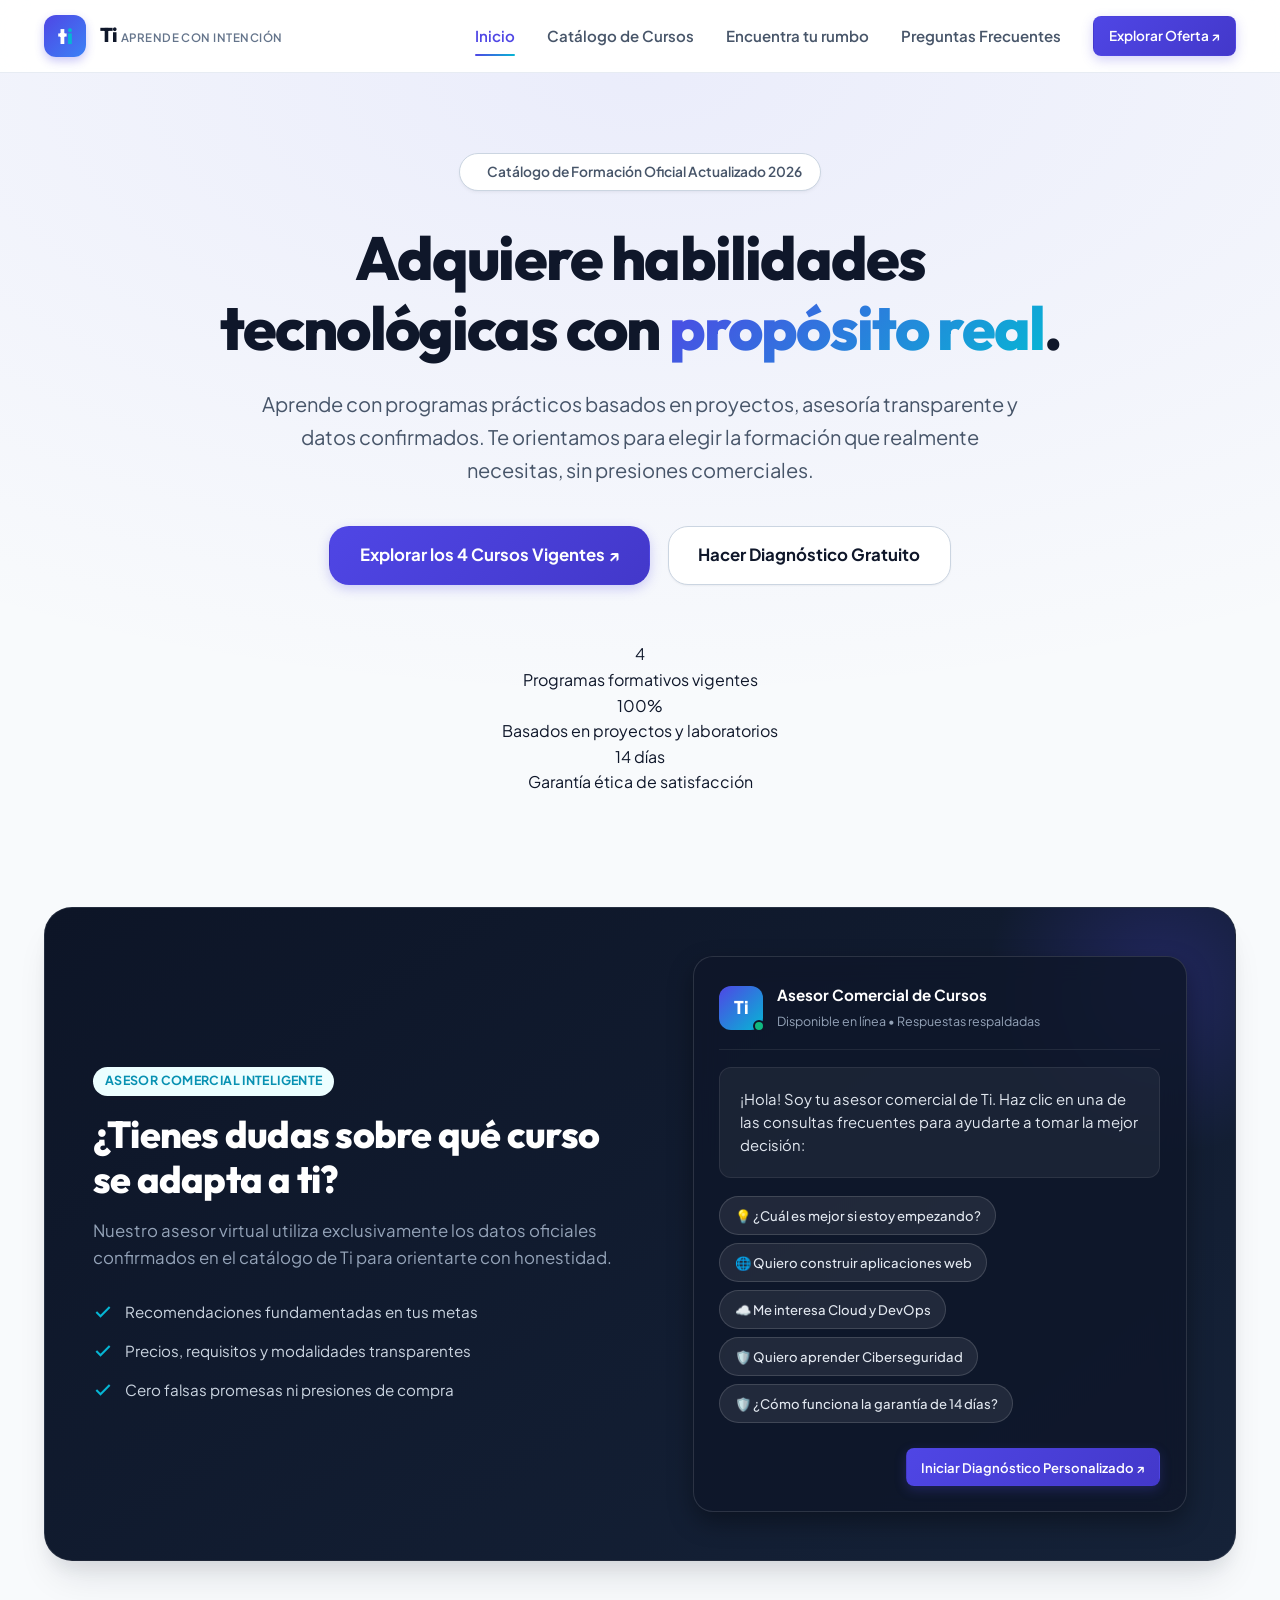
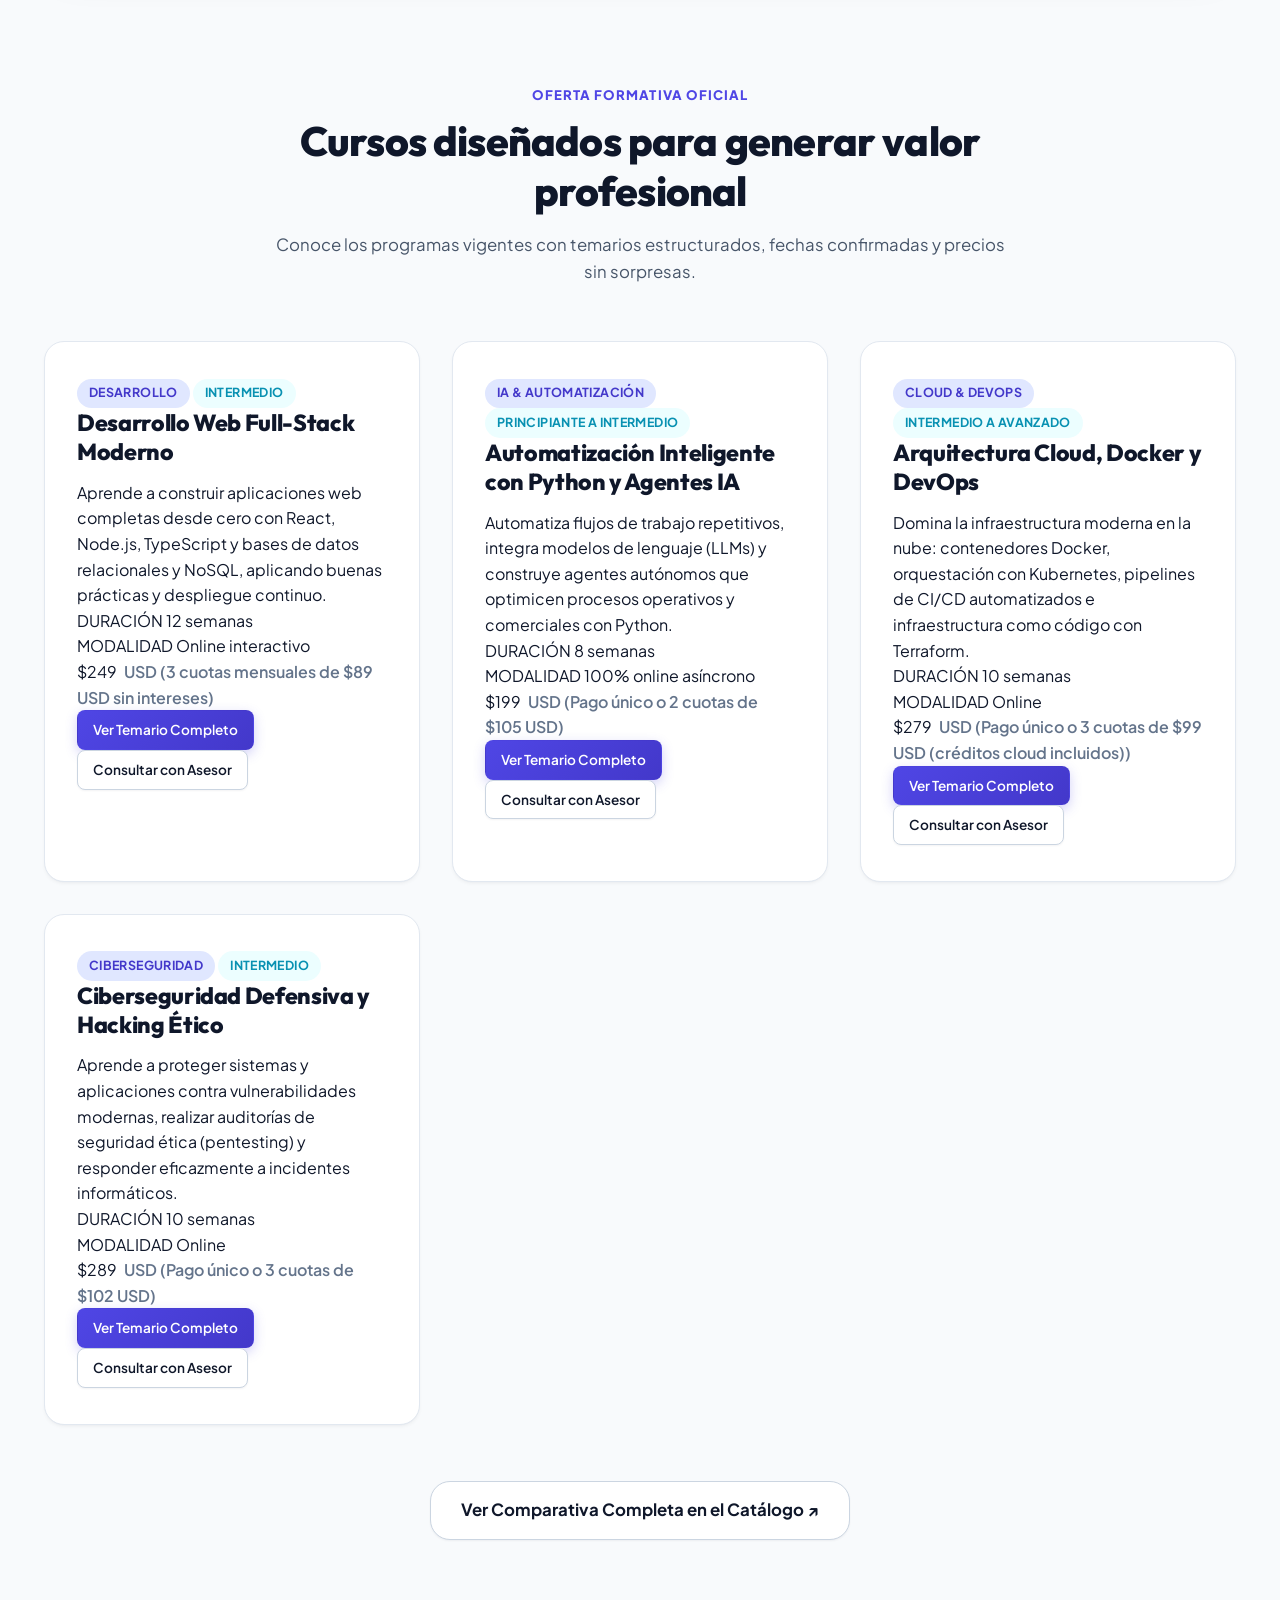
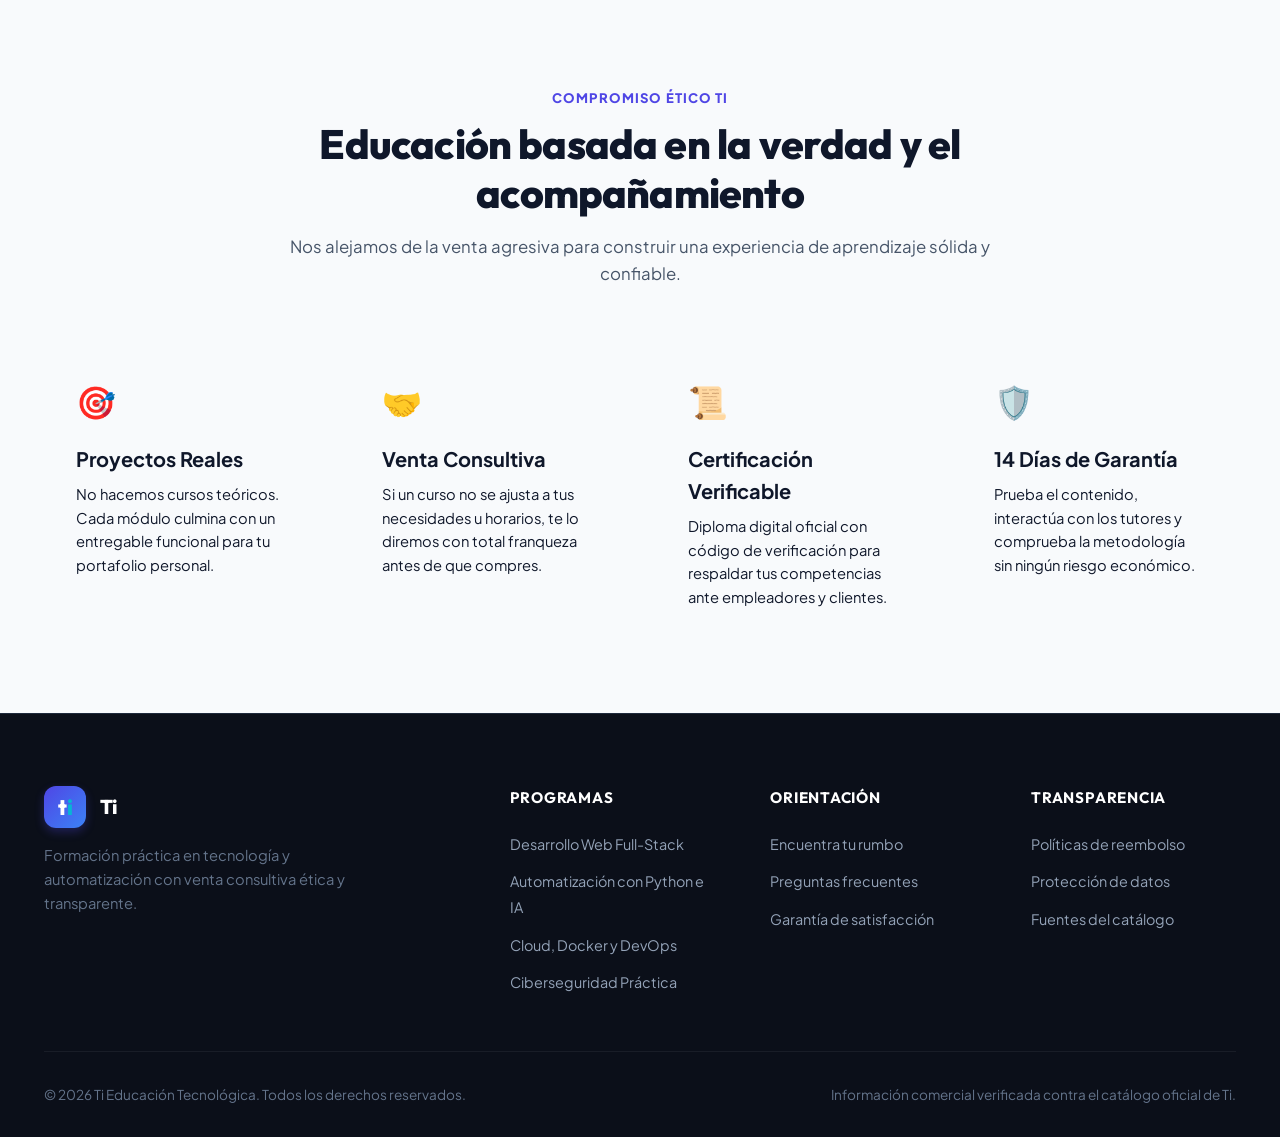
<file: index.html>
<!doctype html>
<html lang="es">
<head>
  <meta charset="utf-8">
  <meta name="viewport" content="width=device-width, initial-scale=1">
  <meta name="description" content="Ti — Formación especializada en tecnología con venta consultiva ética. Elige el curso adecuado con información transparente y comprobable.">
  <title>Ti — Aprende con intención | Formación en Tecnología y Ventas Consultivas</title>
  
  <link rel="preconnect" href="https://fonts.googleapis.com">
  <link rel="preconnect" href="https://fonts.gstatic.com" crossorigin>
  <link href="https://fonts.googleapis.com/css2?family=DM+Sans:wght@400;500;600;700&family=Manrope:wght@500;600;700;800&display=swap" rel="stylesheet">
  
  <link rel="stylesheet" href="styles.css">
  <script src="app.js" defer></script>
</head>
<body>
  <!-- Encabezado Principal -->
  <header class="site-header">
    <div class="container nav-shell">
      <a class="brand" href="index.html" aria-label="Ti - Inicio">
        <span class="brand-mark">t<span>i</span></span>
        <div>
          <span class="brand-text">Ti</span>
          <span class="brand-tag">aprende con intención</span>
        </div>
      </a>

      <button class="menu-toggle" type="button" aria-expanded="false" aria-label="Abrir menú de navegación">
        <svg width="24" height="24" viewBox="0 0 24 24" fill="none" stroke="currentColor" stroke-width="2" stroke-linecap="round"><line x1="3" y1="12" x2="21" y2="12"></line><line x1="3" y1="6" x2="21" y2="6"></line><line x1="3" y1="18" x2="21" y2="18"></line></svg>
      </button>

      <nav class="primary-nav">
        <a class="nav-link is-active" href="index.html">Inicio</a>
        <a class="nav-link" href="cursos.html">Catálogo de Cursos</a>
        <a class="nav-link" href="asesoria.html">Encuentra tu rumbo</a>
        <a class="nav-link" href="preguntas.html">Preguntas Frecuentes</a>
        <div class="nav-actions">
          <a href="cursos.html" class="btn btn-primary btn-sm">Explorar Oferta ↗</a>
        </div>
      </nav>
    </div>
  </header>

  <main>
    <!-- Hero Section -->
    <section class="hero-section">
      <div class="container hero-content">
        <div class="hero-pill">
          <span class="dot"></span>
          <span>Catálogo de Formación Oficial Actualizado 2026</span>
        </div>
        <h1 class="hero-title">
          Adquiere habilidades tecnológicas con <em>propósito real</em>.
        </h1>
        <p class="hero-lede">
          Aprende con programas prácticos basados en proyectos, asesoría transparente y datos confirmados. Te orientamos para elegir la formación que realmente necesitas, sin presiones comerciales.
        </p>
        <div class="hero-actions">
          <a href="cursos.html" class="btn btn-primary btn-lg">Explorar los 4 Cursos Vigentes ↗</a>
          <a href="asesoria.html" class="btn btn-secondary btn-lg">Hacer Diagnóstico Gratuito</a>
        </div>

        <div class="hero-stats">
          <div class="stat-item">
            <div class="stat-value">4</div>
            <div class="stat-label">Programas formativos vigentes</div>
          </div>
          <div class="stat-item">
            <div class="stat-value">100%</div>
            <div class="stat-label">Basados en proyectos y laboratorios</div>
          </div>
          <div class="stat-item">
            <div class="stat-value">14 días</div>
            <div class="stat-label">Garantía ética de satisfacción</div>
          </div>
        </div>
      </div>
    </section>

    <!-- Interactive AI Sales Advisor Widget -->
    <section class="advisor-widget-section">
      <div class="container">
        <div class="advisor-card">
          <div class="advisor-grid">
            <div class="advisor-info">
              <span class="badge badge-accent" style="margin-bottom: 1rem;">Asesor Comercial Inteligente</span>
              <h2>¿Tienes dudas sobre qué curso se adapta a ti?</h2>
              <p>Nuestro asesor virtual utiliza exclusivamente los datos oficiales confirmados en el catálogo de Ti para orientarte con honestidad.</p>
              
              <ul class="advisor-benefits">
                <li>
                  <svg width="20" height="20" fill="none" viewBox="0 0 24 24" stroke="currentColor" stroke-width="2.5"><polyline points="20 6 9 17 4 12"></polyline></svg>
                  <span>Recomendaciones fundamentadas en tus metas</span>
                </li>
                <li>
                  <svg width="20" height="20" fill="none" viewBox="0 0 24 24" stroke="currentColor" stroke-width="2.5"><polyline points="20 6 9 17 4 12"></polyline></svg>
                  <span>Precios, requisitos y modalidades transparentes</span>
                </li>
                <li>
                  <svg width="20" height="20" fill="none" viewBox="0 0 24 24" stroke="currentColor" stroke-width="2.5"><polyline points="20 6 9 17 4 12"></polyline></svg>
                  <span>Cero falsas promesas ni presiones de compra</span>
                </li>
              </ul>
            </div>

            <div class="advisor-chatbox">
              <div class="chatbox-header">
                <div class="avatar-indicator">
                  Ti
                  <span class="online-dot"></span>
                </div>
                <div>
                  <h4 style="font-size: 0.95rem; font-weight: 700; color: #ffffff;">Asesor Comercial de Cursos</h4>
                  <span style="font-size: 0.78rem; color: #94a3b8;">Disponible en línea • Respuestas respaldadas</span>
                </div>
              </div>

              <div class="chatbox-dialogue" id="advisorDialogue">
                ¡Hola! Soy tu asesor comercial de Ti. Haz clic en una de las consultas frecuentes para ayudarte a tomar la mejor decisión:
              </div>

              <div class="chatbox-prompts">
                <button type="button" class="prompt-chip" data-query="principiante">💡 ¿Cuál es mejor si estoy empezando?</button>
                <button type="button" class="prompt-chip" data-query="web">🌐 Quiero construir aplicaciones web</button>
                <button type="button" class="prompt-chip" data-query="cloud">☁️ Me interesa Cloud y DevOps</button>
                <button type="button" class="prompt-chip" data-query="seguridad">🛡️ Quiero aprender Ciberseguridad</button>
                <button type="button" class="prompt-chip" data-query="garantia">🛡️ ¿Cómo funciona la garantía de 14 días?</button>
              </div>

              <div style="text-align: right; margin-top: 0.5rem;">
                <a href="asesoria.html" class="btn btn-primary btn-sm" style="font-size: 0.82rem; padding: 0.45rem 0.9rem;">
                  Iniciar Diagnóstico Personalizado ↗
                </a>
              </div>
            </div>
          </div>
        </div>
      </div>
    </section>

    <!-- Catálogo Destacado -->
    <section class="section-space">
      <div class="container">
        <div class="section-head">
          <span class="eyebrow">Oferta Formativa Oficial</span>
          <h2>Cursos diseñados para generar valor profesional</h2>
          <p>Conoce los programas vigentes con temarios estructurados, fechas confirmadas y precios sin sorpresas.</p>
        </div>

        <div class="course-grid" id="courseCatalogGrid">
          <!-- Renderizado dinámicamente por app.js -->
        </div>

        <div style="text-align: center; margin-top: 3.5rem;">
          <a href="cursos.html" class="btn btn-secondary btn-lg">
            Ver Comparativa Completa en el Catálogo ↗
          </a>
        </div>
      </div>
    </section>

    <!-- Por qué formarte en Ti -->
    <section class="section-space" style="background-color: var(--color-surface); border-top: 1px solid var(--color-border); border-bottom: 1px solid var(--color-border);">
      <div class="container">
        <div class="section-head">
          <span class="eyebrow">Compromiso Ético Ti</span>
          <h2>Educación basada en la verdad y el acompañamiento</h2>
          <p>Nos alejamos de la venta agresiva para construir una experiencia de aprendizaje sólida y confiable.</p>
        </div>

        <div style="display: grid; grid-template-columns: repeat(auto-fit, minmax(260px, 1fr)); gap: 2rem;">
          <div style="padding: 2rem; border-radius: var(--radius-lg); background: var(--color-surface-subtle); border: 1px solid var(--color-border);">
            <div style="font-size: 2rem; margin-bottom: 1rem;">🎯</div>
            <h3 style="font-family: var(--font-heading); font-size: 1.25rem; font-weight: 700; margin-bottom: 0.5rem;">Proyectos Reales</h3>
            <p style="color: var(--color-text-muted); font-size: 0.92rem;">No hacemos cursos teóricos. Cada módulo culmina con un entregable funcional para tu portafolio personal.</p>
          </div>

          <div style="padding: 2rem; border-radius: var(--radius-lg); background: var(--color-surface-subtle); border: 1px solid var(--color-border);">
            <div style="font-size: 2rem; margin-bottom: 1rem;">🤝</div>
            <h3 style="font-family: var(--font-heading); font-size: 1.25rem; font-weight: 700; margin-bottom: 0.5rem;">Venta Consultiva</h3>
            <p style="color: var(--color-text-muted); font-size: 0.92rem;">Si un curso no se ajusta a tus necesidades u horarios, te lo diremos con total franqueza antes de que compres.</p>
          </div>

          <div style="padding: 2rem; border-radius: var(--radius-lg); background: var(--color-surface-subtle); border: 1px solid var(--color-border);">
            <div style="font-size: 2rem; margin-bottom: 1rem;">📜</div>
            <h3 style="font-family: var(--font-heading); font-size: 1.25rem; font-weight: 700; margin-bottom: 0.5rem;">Certificación Verificable</h3>
            <p style="color: var(--color-text-muted); font-size: 0.92rem;">Diploma digital oficial con código de verificación para respaldar tus competencias ante empleadores y clientes.</p>
          </div>

          <div style="padding: 2rem; border-radius: var(--radius-lg); background: var(--color-surface-subtle); border: 1px solid var(--color-border);">
            <div style="font-size: 2rem; margin-bottom: 1rem;">🛡️</div>
            <h3 style="font-family: var(--font-heading); font-size: 1.25rem; font-weight: 700; margin-bottom: 0.5rem;">14 Días de Garantía</h3>
            <p style="color: var(--color-text-muted); font-size: 0.92rem;">Prueba el contenido, interactúa con los tutores y comprueba la metodología sin ningún riesgo económico.</p>
          </div>
        </div>
      </div>
    </section>
  </main>

  <!-- Modal de Temario Completo -->
  <div class="modal-overlay" id="syllabusModal" role="dialog" aria-modal="true" aria-labelledby="syllabusModalTitle">
    <div class="modal-dialog">
      <button type="button" class="modal-close" aria-label="Cerrar modal">×</button>
      <div id="syllabusModalBody">
        <!-- Contenido inyectado por app.js -->
      </div>
    </div>
  </div>

  <!-- Pie de Página -->
  <footer class="site-footer">
    <div class="container">
      <div class="footer-grid">
        <div class="footer-brand">
          <a class="brand" href="index.html">
            <span class="brand-mark">t<span>i</span></span>
            <span class="brand-text" style="color: #ffffff;">Ti</span>
          </a>
          <p>Formación práctica en tecnología y automatización con venta consultiva ética y transparente.</p>
        </div>

        <div class="footer-col">
          <h4>Programas</h4>
          <ul>
            <li><a href="cursos.html#desarrollo-web-fullstack">Desarrollo Web Full-Stack</a></li>
            <li><a href="cursos.html#automatizacion-ia-python">Automatización con Python e IA</a></li>
            <li><a href="cursos.html#cloud-devops">Cloud, Docker y DevOps</a></li>
            <li><a href="cursos.html#ciberseguridad-practica">Ciberseguridad Práctica</a></li>
          </ul>
        </div>

        <div class="footer-col">
          <h4>Orientación</h4>
          <ul>
            <li><a href="asesoria.html">Encuentra tu rumbo</a></li>
            <li><a href="preguntas.html">Preguntas frecuentes</a></li>
            <li><a href="preguntas.html#garantia">Garantía de satisfacción</a></li>
          </ul>
        </div>

        <div class="footer-col">
          <h4>Transparencia</h4>
          <ul>
            <li><a href="preguntas.html#garantia">Políticas de reembolso</a></li>
            <li><a href="preguntas.html#privacidad">Protección de datos</a></li>
            <li><a href="cursos.html#fuentes">Fuentes del catálogo</a></li>
          </ul>
        </div>
      </div>

      <div class="footer-bottom">
        <span>© <span data-year>2026</span> Ti Educación Tecnológica. Todos los derechos reservados.</span>
        <span>Información comercial verificada contra el catálogo oficial de Ti.</span>
      </div>
    </div>
  </footer>
</body>
</html>
</file>
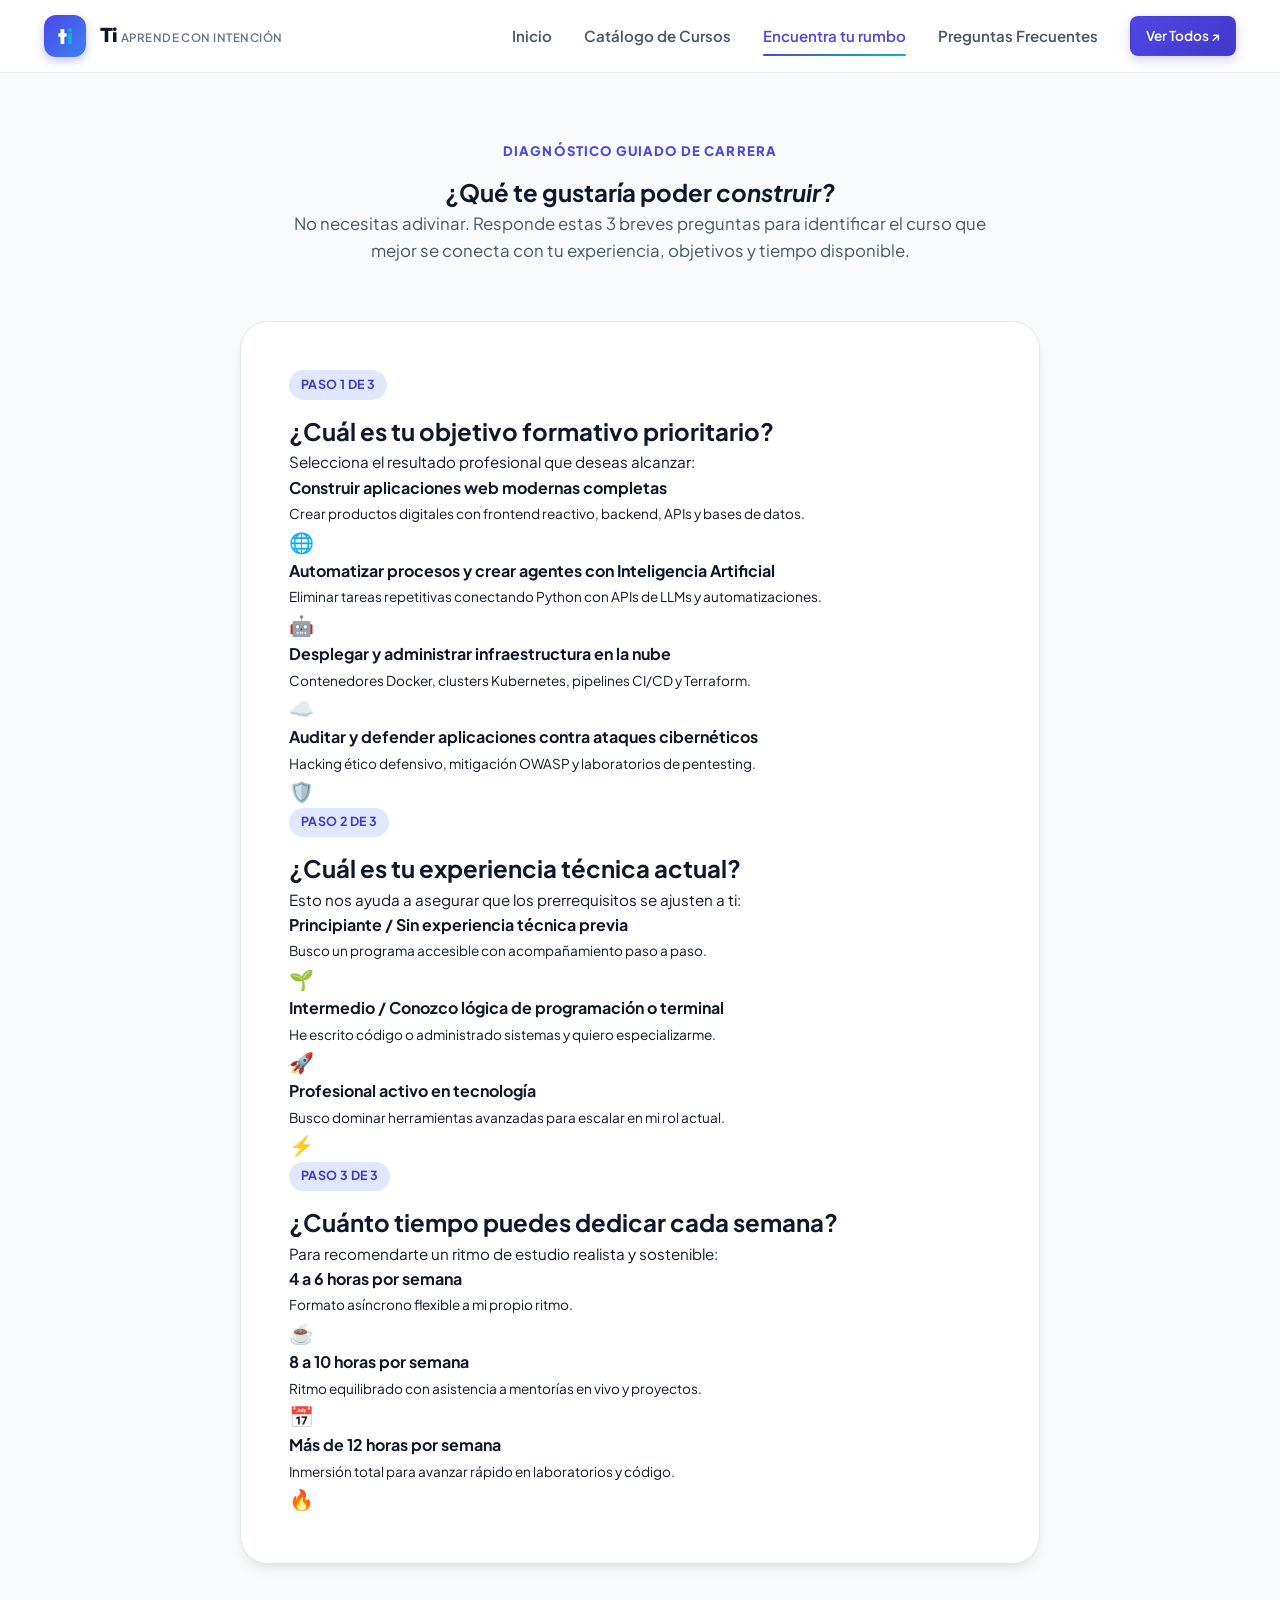
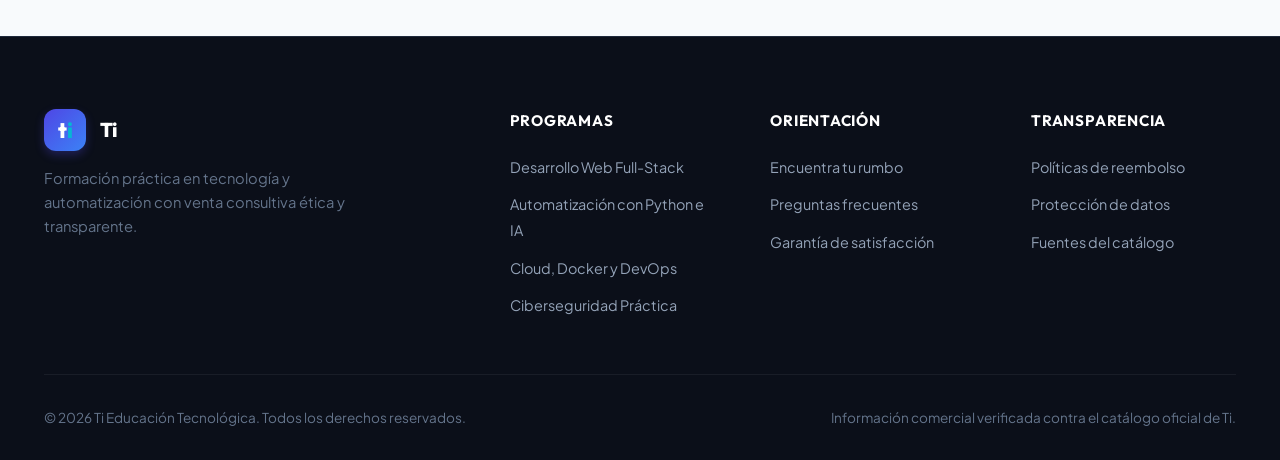
<file: asesoria.html>
<!doctype html>
<html lang="es">
<head>
  <meta charset="utf-8">
  <meta name="viewport" content="width=device-width, initial-scale=1">
  <meta name="description" content="Encuentra tu rumbo — Test interactivo de diagnóstico para elegir el curso de Ti ideal según tu meta, nivel y disponibilidad.">
  <title>Encuentra tu rumbo — Recomendador Interactivo | Ti</title>
  
  <link rel="preconnect" href="https://fonts.googleapis.com">
  <link rel="preconnect" href="https://fonts.gstatic.com" crossorigin>
  <link href="https://fonts.googleapis.com/css2?family=DM+Sans:wght@400;500;600;700&family=Manrope:wght@500;600;700;800&display=swap" rel="stylesheet">
  
  <link rel="stylesheet" href="styles.css">
  <script src="app.js" defer></script>
</head>
<body>
  <!-- Encabezado Principal -->
  <header class="site-header">
    <div class="container nav-shell">
      <a class="brand" href="index.html" aria-label="Ti - Inicio">
        <span class="brand-mark">t<span>i</span></span>
        <div>
          <span class="brand-text">Ti</span>
          <span class="brand-tag">aprende con intención</span>
        </div>
      </a>

      <button class="menu-toggle" type="button" aria-expanded="false" aria-label="Abrir menú de navegación">
        <svg width="24" height="24" viewBox="0 0 24 24" fill="none" stroke="currentColor" stroke-width="2" stroke-linecap="round"><line x1="3" y1="12" x2="21" y2="12"></line><line x1="3" y1="6" x2="21" y2="6"></line><line x1="3" y1="18" x2="21" y2="18"></line></svg>
      </button>

      <nav class="primary-nav">
        <a class="nav-link" href="index.html">Inicio</a>
        <a class="nav-link" href="cursos.html">Catálogo de Cursos</a>
        <a class="nav-link is-active" href="asesoria.html">Encuentra tu rumbo</a>
        <a class="nav-link" href="preguntas.html">Preguntas Frecuentes</a>
        <div class="nav-actions">
          <a href="cursos.html" class="btn btn-primary btn-sm">Ver Todos ↗</a>
        </div>
      </nav>
    </div>
  </header>

  <main>
    <section class="section-space" style="padding-top: 4rem;">
      <div class="container">
        <div class="section-head">
          <span class="eyebrow">Diagnóstico Guiado de Carrera</span>
          <h1>¿Qué te gustaría poder <em>construir?</em></h1>
          <p>No necesitas adivinar. Responde estas 3 breves preguntas para identificar el curso que mejor se conecta con tu experiencia, objetivos y tiempo disponible.</p>
        </div>

        <!-- Banner contextual si viene con parámetro ?curso= -->
        <div id="courseConsultationBanner" style="display: none; max-width: 720px; margin: 0 auto 2.5rem; background: var(--color-surface); border: 2px solid var(--color-primary); border-radius: var(--radius-lg); padding: 1.5rem 1.75rem; box-shadow: var(--shadow-md);">
          <div style="display: flex; align-items: flex-start; justify-content: space-between; gap: 1.5rem; flex-wrap: wrap;">
            <div style="flex: 1; min-width: 260px;">
              <span class="badge badge-primary" style="margin-bottom: 0.5rem;">Consulta sobre programa oficial</span>
              <h3 id="bannerCourseTitle" style="font-family: var(--font-heading); font-size: 1.35rem; font-weight: 800; color: var(--color-dark); margin-bottom: 0.35rem;"></h3>
              <p id="bannerCourseSummary" style="color: var(--color-text-muted); font-size: 0.92rem; line-height: 1.5; margin-bottom: 0.75rem;"></p>
              <div id="bannerCourseDetails" style="font-size: 0.85rem; color: var(--color-text); display: flex; flex-wrap: wrap; gap: 1rem;"></div>
            </div>
            <div style="display: flex; flex-direction: column; gap: 0.6rem; min-width: 170px;">
              <a href="cursos.html" id="bannerCourseCta" class="btn btn-primary btn-sm" style="text-align: center;">Ver en Catálogo ↗</a>
              <button type="button" id="bannerStartQuizBtn" class="btn btn-secondary btn-sm">Evaluar mi Perfil</button>
            </div>
          </div>
        </div>

        <div class="quiz-container" id="careerQuiz">
          <!-- Barras de progreso -->
          <div class="quiz-progress">
            <div class="progress-bar is-active"></div>
            <div class="progress-bar"></div>
            <div class="progress-bar"></div>
          </div>

          <!-- Paso 1: Objetivo -->
          <div class="quiz-step is-active" data-step="1">
            <span class="badge badge-primary">Paso 1 de 3</span>
            <h2 style="font-family: var(--font-heading); font-size: 1.5rem; margin-top: 0.75rem; color: var(--color-dark);">¿Cuál es tu objetivo formativo prioritario?</h2>
            <p style="color: var(--color-text-muted); font-size: 0.95rem;">Selecciona el resultado profesional que deseas alcanzar:</p>

            <div class="quiz-options">
              <div class="quiz-option" data-value="web">
                <div>
                  <strong style="color: var(--color-dark); display: block;">Construir aplicaciones web modernas completas</strong>
                  <span style="font-size: 0.85rem; color: var(--color-text-muted);">Crear productos digitales con frontend reactivo, backend, APIs y bases de datos.</span>
                </div>
                <span style="font-size: 1.25rem;">🌐</span>
              </div>

              <div class="quiz-option" data-value="ia">
                <div>
                  <strong style="color: var(--color-dark); display: block;">Automatizar procesos y crear agentes con Inteligencia Artificial</strong>
                  <span style="font-size: 0.85rem; color: var(--color-text-muted);">Eliminar tareas repetitivas conectando Python con APIs de LLMs y automatizaciones.</span>
                </div>
                <span style="font-size: 1.25rem;">🤖</span>
              </div>

              <div class="quiz-option" data-value="cloud">
                <div>
                  <strong style="color: var(--color-dark); display: block;">Desplegar y administrar infraestructura en la nube</strong>
                  <span style="font-size: 0.85rem; color: var(--color-text-muted);">Contenedores Docker, clusters Kubernetes, pipelines CI/CD y Terraform.</span>
                </div>
                <span style="font-size: 1.25rem;">☁️</span>
              </div>

              <div class="quiz-option" data-value="seguridad">
                <div>
                  <strong style="color: var(--color-dark); display: block;">Auditar y defender aplicaciones contra ataques cibernéticos</strong>
                  <span style="font-size: 0.85rem; color: var(--color-text-muted);">Hacking ético defensivo, mitigación OWASP y laboratorios de pentesting.</span>
                </div>
                <span style="font-size: 1.25rem;">🛡️</span>
              </div>
            </div>
          </div>

          <!-- Paso 2: Nivel Previo -->
          <div class="quiz-step" data-step="2">
            <span class="badge badge-primary">Paso 2 de 3</span>
            <h2 style="font-family: var(--font-heading); font-size: 1.5rem; margin-top: 0.75rem; color: var(--color-dark);">¿Cuál es tu experiencia técnica actual?</h2>
            <p style="color: var(--color-text-muted); font-size: 0.95rem;">Esto nos ayuda a asegurar que los prerrequisitos se ajusten a ti:</p>

            <div class="quiz-options">
              <div class="quiz-option" data-value="principiante">
                <div>
                  <strong style="color: var(--color-dark); display: block;">Principiante / Sin experiencia técnica previa</strong>
                  <span style="font-size: 0.85rem; color: var(--color-text-muted);">Busco un programa accesible con acompañamiento paso a paso.</span>
                </div>
                <span style="font-size: 1.25rem;">🌱</span>
              </div>

              <div class="quiz-option" data-value="intermedio">
                <div>
                  <strong style="color: var(--color-dark); display: block;">Intermedio / Conozco lógica de programación o terminal</strong>
                  <span style="font-size: 0.85rem; color: var(--color-text-muted);">He escrito código o administrado sistemas y quiero especializarme.</span>
                </div>
                <span style="font-size: 1.25rem;">🚀</span>
              </div>

              <div class="quiz-option" data-value="avanzado">
                <div>
                  <strong style="color: var(--color-dark); display: block;">Profesional activo en tecnología</strong>
                  <span style="font-size: 0.85rem; color: var(--color-text-muted);">Busco dominar herramientas avanzadas para escalar en mi rol actual.</span>
                </div>
                <span style="font-size: 1.25rem;">⚡</span>
              </div>
            </div>
          </div>

          <!-- Paso 3: Tiempo Semanal -->
          <div class="quiz-step" data-step="3">
            <span class="badge badge-primary">Paso 3 de 3</span>
            <h2 style="font-family: var(--font-heading); font-size: 1.5rem; margin-top: 0.75rem; color: var(--color-dark);">¿Cuánto tiempo puedes dedicar cada semana?</h2>
            <p style="color: var(--color-text-muted); font-size: 0.95rem;">Para recomendarte un ritmo de estudio realista y sostenible:</p>

            <div class="quiz-options">
              <div class="quiz-option" data-value="tiempo-reducido">
                <div>
                  <strong style="color: var(--color-dark); display: block;">4 a 6 horas por semana</strong>
                  <span style="font-size: 0.85rem; color: var(--color-text-muted);">Formato asíncrono flexible a mi propio ritmo.</span>
                </div>
                <span style="font-size: 1.25rem;">☕</span>
              </div>

              <div class="quiz-option" data-value="tiempo-medio">
                <div>
                  <strong style="color: var(--color-dark); display: block;">8 a 10 horas por semana</strong>
                  <span style="font-size: 0.85rem; color: var(--color-text-muted);">Ritmo equilibrado con asistencia a mentorías en vivo y proyectos.</span>
                </div>
                <span style="font-size: 1.25rem;">📅</span>
              </div>

              <div class="quiz-option" data-value="tiempo-intensivo">
                <div>
                  <strong style="color: var(--color-dark); display: block;">Más de 12 horas por semana</strong>
                  <span style="font-size: 0.85rem; color: var(--color-text-muted);">Inmersión total para avanzar rápido en laboratorios y código.</span>
                </div>
                <span style="font-size: 1.25rem;">🔥</span>
              </div>
            </div>
          </div>

          <!-- Tarjeta de Resultado Calculado -->
          <div id="quizResultCard" style="display: none; text-align: center; padding: 2rem 1rem;">
            <span class="badge badge-success" style="font-size: 0.85rem; padding: 0.4rem 1rem; margin-bottom: 1.25rem;">Tu Recomendación Personalizada</span>
            <h2 id="recommendedCourseName" style="font-family: var(--font-heading); font-size: 2rem; color: var(--color-dark); margin-bottom: 1rem;"></h2>
            <p id="recommendedCourseReason" style="color: var(--color-text-muted); max-width: 550px; margin: 0 auto 2rem; font-size: 1.05rem; line-height: 1.6;"></p>

            <div style="display: flex; justify-content: center; gap: 1rem; flex-wrap: wrap;">
              <a href="cursos.html" id="recommendedCourseLink" class="btn btn-primary btn-lg">Ver Temario y Fechas ↗</a>
              <a href="cursos.html" class="btn btn-secondary btn-lg">Explorar Otros Cursos</a>
            </div>

            <div style="margin-top: 2rem; padding-top: 1.5rem; border-top: 1px solid var(--color-border); font-size: 0.88rem; color: var(--color-text-muted);">
              🛡️ Incluye 14 días de garantía ética de reembolso y acompañamiento de tutores.
            </div>
          </div>
        </div>
      </div>
    </section>
  </main>

  <!-- Pie de Página -->
  <footer class="site-footer">
    <div class="container">
      <div class="footer-grid">
        <div class="footer-brand">
          <a class="brand" href="index.html">
            <span class="brand-mark">t<span>i</span></span>
            <span class="brand-text" style="color: #ffffff;">Ti</span>
          </a>
          <p>Formación práctica en tecnología y automatización con venta consultiva ética y transparente.</p>
        </div>

        <div class="footer-col">
          <h4>Programas</h4>
          <ul>
            <li><a href="cursos.html#desarrollo-web-fullstack">Desarrollo Web Full-Stack</a></li>
            <li><a href="cursos.html#automatizacion-ia-python">Automatización con Python e IA</a></li>
            <li><a href="cursos.html#cloud-devops">Cloud, Docker y DevOps</a></li>
            <li><a href="cursos.html#ciberseguridad-practica">Ciberseguridad Práctica</a></li>
          </ul>
        </div>

        <div class="footer-col">
          <h4>Orientación</h4>
          <ul>
            <li><a href="asesoria.html">Encuentra tu rumbo</a></li>
            <li><a href="preguntas.html">Preguntas frecuentes</a></li>
            <li><a href="preguntas.html#garantia">Garantía de satisfacción</a></li>
          </ul>
        </div>

        <div class="footer-col">
          <h4>Transparencia</h4>
          <ul>
            <li><a href="preguntas.html#garantia">Políticas de reembolso</a></li>
            <li><a href="preguntas.html#privacidad">Protección de datos</a></li>
            <li><a href="cursos.html#fuentes">Fuentes del catálogo</a></li>
          </ul>
        </div>
      </div>

      <div class="footer-bottom">
        <span>© <span data-year>2026</span> Ti Educación Tecnológica. Todos los derechos reservados.</span>
        <span>Información comercial verificada contra el catálogo oficial de Ti.</span>
      </div>
    </div>
  </footer>
</body>
</html>
</file>
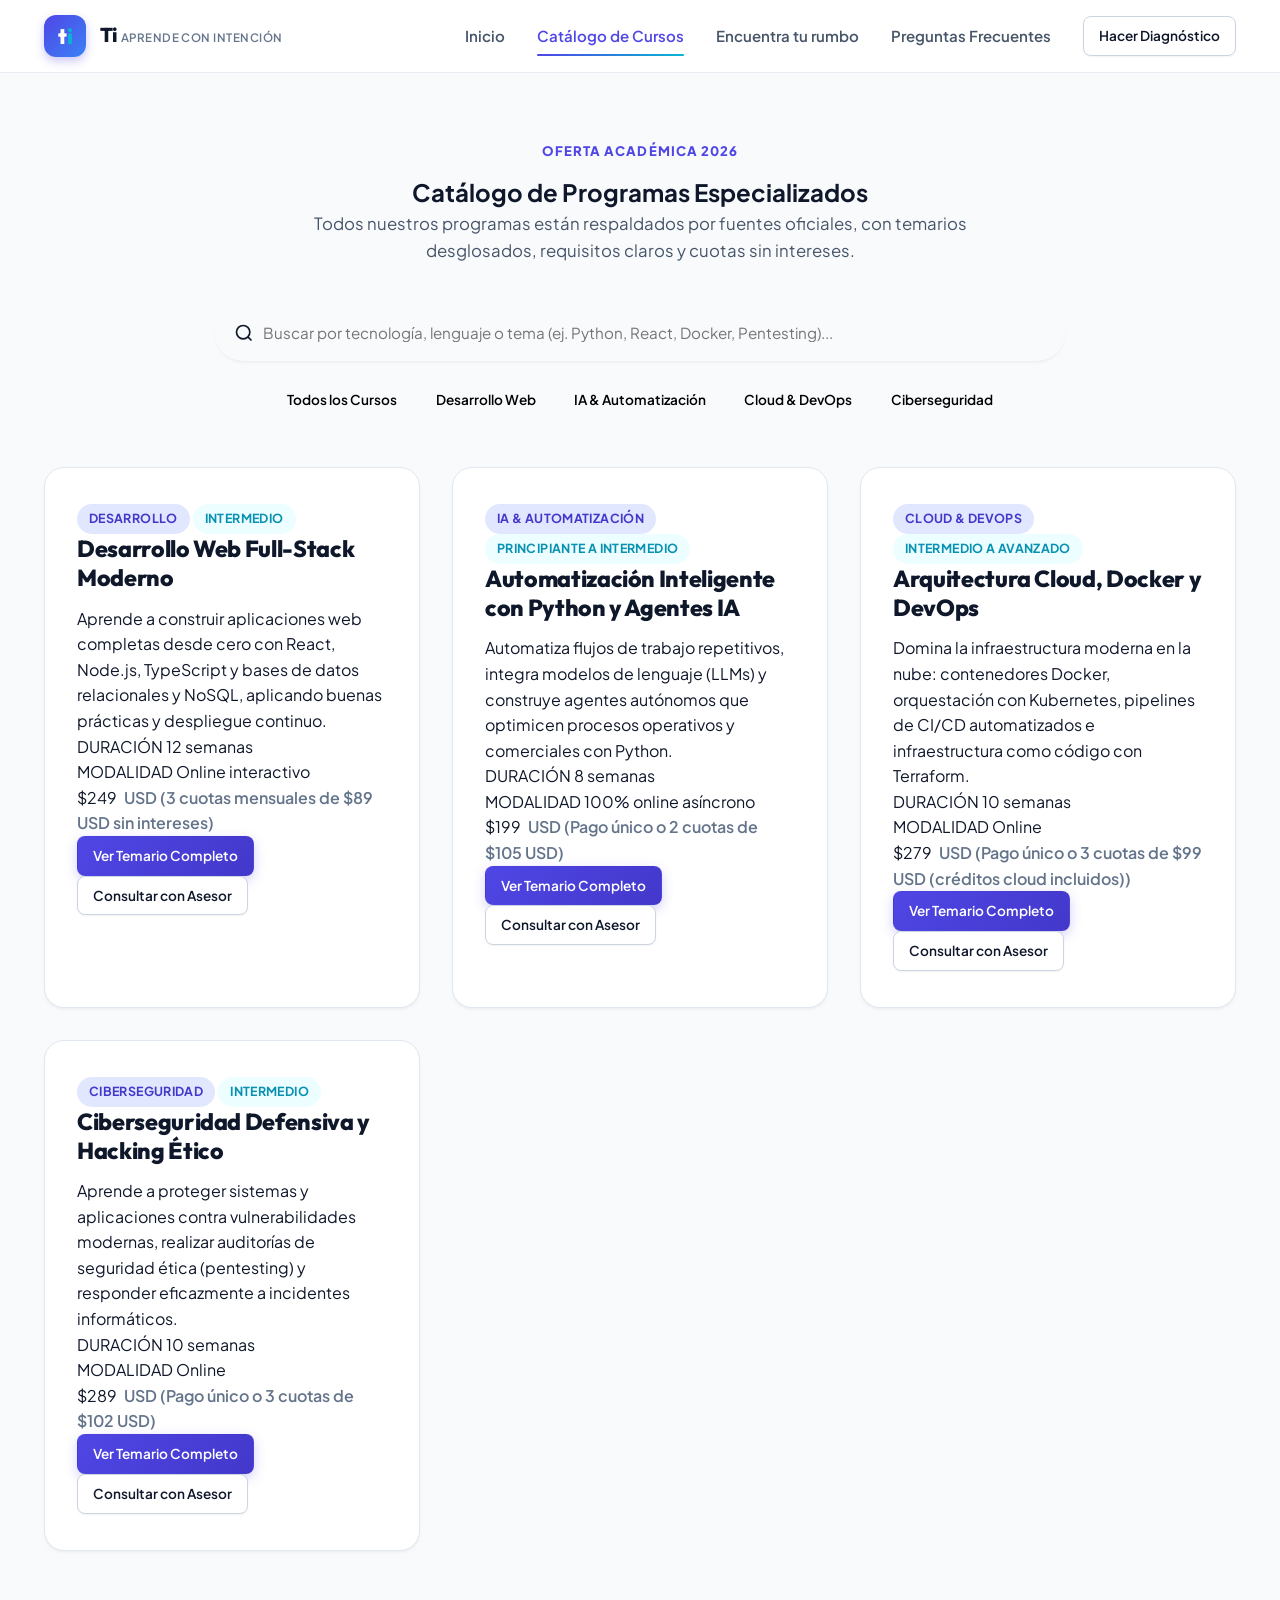
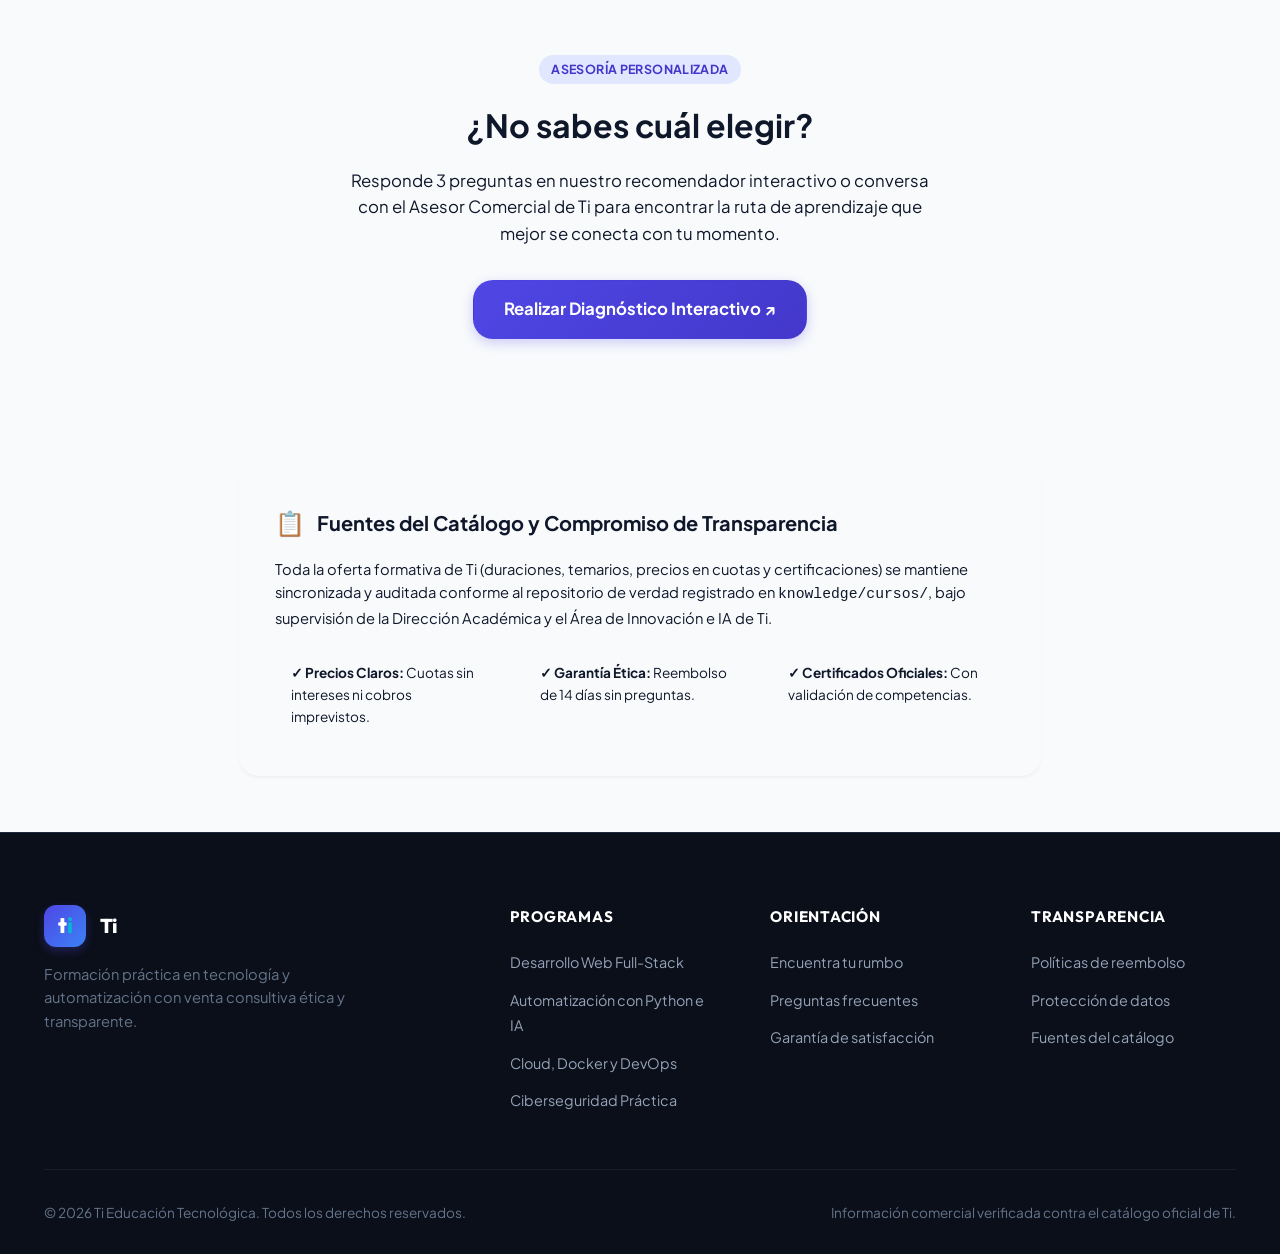
<file: cursos.html>
<!doctype html>
<html lang="es">
<head>
  <meta charset="utf-8">
  <meta name="viewport" content="width=device-width, initial-scale=1">
  <meta name="description" content="Catálogo oficial de cursos de Ti. Explora programas de Desarrollo Web, Automatización con IA, Cloud DevOps y Ciberseguridad con precios y fechas verificadas.">
  <title>Catálogo Oficial de Cursos — Ti</title>
  
  <link rel="preconnect" href="https://fonts.googleapis.com">
  <link rel="preconnect" href="https://fonts.gstatic.com" crossorigin>
  <link href="https://fonts.googleapis.com/css2?family=DM+Sans:wght@400;500;600;700&family=Manrope:wght@500;600;700;800&display=swap" rel="stylesheet">
  
  <link rel="stylesheet" href="styles.css">
  <script src="app.js" defer></script>
</head>
<body>
  <!-- Encabezado Principal -->
  <header class="site-header">
    <div class="container nav-shell">
      <a class="brand" href="index.html" aria-label="Ti - Inicio">
        <span class="brand-mark">t<span>i</span></span>
        <div>
          <span class="brand-text">Ti</span>
          <span class="brand-tag">aprende con intención</span>
        </div>
      </a>

      <button class="menu-toggle" type="button" aria-expanded="false" aria-label="Abrir menú de navegación">
        <svg width="24" height="24" viewBox="0 0 24 24" fill="none" stroke="currentColor" stroke-width="2" stroke-linecap="round"><line x1="3" y1="12" x2="21" y2="12"></line><line x1="3" y1="6" x2="21" y2="6"></line><line x1="3" y1="18" x2="21" y2="18"></line></svg>
      </button>

      <nav class="primary-nav">
        <a class="nav-link" href="index.html">Inicio</a>
        <a class="nav-link is-active" href="cursos.html">Catálogo de Cursos</a>
        <a class="nav-link" href="asesoria.html">Encuentra tu rumbo</a>
        <a class="nav-link" href="preguntas.html">Preguntas Frecuentes</a>
        <div class="nav-actions">
          <a href="asesoria.html" class="btn btn-secondary btn-sm">Hacer Diagnóstico</a>
        </div>
      </nav>
    </div>
  </header>

  <main>
    <section class="section-space" style="padding-top: 4rem; padding-bottom: 2rem;">
      <div class="container">
        <div class="section-head" style="margin-bottom: 2.5rem;">
          <span class="eyebrow">Oferta Académica 2026</span>
          <h1>Catálogo de Programas Especializados</h1>
          <p>Todos nuestros programas están respaldados por fuentes oficiales, con temarios desglosados, requisitos claros y cuotas sin intereses.</p>
        </div>

        <!-- Barra de Búsqueda y Filtros -->
        <div style="max-width: 850px; margin: 0 auto 3rem; display: flex; flex-direction: column; gap: 1.25rem;">
          <div style="position: relative;">
            <input 
              type="text" 
              id="courseSearchInput" 
              placeholder="Buscar por tecnología, lenguaje o tema (ej. Python, React, Docker, Pentesting)..." 
              style="width: 100%; padding: 1rem 1.25rem 1rem 3rem; border-radius: var(--radius-full); border: 1.5px solid var(--color-border); font-size: 0.95rem; outline: none; background: var(--color-surface); box-shadow: var(--shadow-sm); transition: var(--transition);"
            >
            <svg style="position: absolute; left: 1.2rem; top: 50%; transform: translateY(-50%); color: var(--color-text-muted);" width="20" height="20" viewBox="0 0 24 24" fill="none" stroke="currentColor" stroke-width="2"><circle cx="11" cy="11" r="8"></circle><line x1="21" y1="21" x2="16.65" y2="16.65"></line></svg>
          </div>

          <div style="display: flex; gap: 0.5rem; flex-wrap: wrap; justify-content: center;">
            <button type="button" class="btn btn-sm filter-pill is-active" data-category="todos" style="background: var(--color-surface); border: 1px solid var(--color-border);">Todos los Cursos</button>
            <button type="button" class="btn btn-sm filter-pill" data-category="Desarrollo" style="background: var(--color-surface); border: 1px solid var(--color-border);">Desarrollo Web</button>
            <button type="button" class="btn btn-sm filter-pill" data-category="IA" style="background: var(--color-surface); border: 1px solid var(--color-border);">IA & Automatización</button>
            <button type="button" class="btn btn-sm filter-pill" data-category="Cloud" style="background: var(--color-surface); border: 1px solid var(--color-border);">Cloud & DevOps</button>
            <button type="button" class="btn btn-sm filter-pill" data-category="Ciberseguridad" style="background: var(--color-surface); border: 1px solid var(--color-border);">Ciberseguridad</button>
          </div>
        </div>

        <!-- Grid de Cursos -->
        <div class="course-grid" id="courseCatalogGrid">
          <!-- Renderizado dinámicamente por app.js -->
        </div>
      </div>
    </section>

    <!-- Banner de Asesoría Gratuita -->
    <section class="section-space" style="background: var(--color-surface); border-top: 1px solid var(--color-border);">
      <div class="container" style="text-align: center; max-width: 650px;">
        <span class="badge badge-primary" style="margin-bottom: 1rem;">Asesoría Personalizada</span>
        <h2 style="font-family: var(--font-heading); font-size: 2rem; margin-bottom: 1rem;">¿No sabes cuál elegir?</h2>
        <p style="color: var(--color-text-muted); margin-bottom: 2rem; font-size: 1.05rem;">
          Responde 3 preguntas en nuestro recomendador interactivo o conversa con el Asesor Comercial de Ti para encontrar la ruta de aprendizaje que mejor se conecta con tu momento.
        </p>
        <a href="asesoria.html" class="btn btn-primary btn-lg">Realizar Diagnóstico Interactivo ↗</a>
      </div>
    </section>

    <!-- Sección de Fuentes Oficiales y Transparencia -->
    <section class="section-space" id="fuentes" style="background: var(--color-surface-subtle); border-top: 1px solid var(--color-border); padding: 3.5rem 0;">
      <div class="container" style="max-width: 850px;">
        <div style="background: var(--color-surface); border: 1px solid var(--color-border); border-radius: var(--radius-lg); padding: 2.25rem; box-shadow: var(--shadow-sm);">
          <div style="display: flex; align-items: center; gap: 0.75rem; margin-bottom: 1rem;">
            <span style="font-size: 1.5rem;">📋</span>
            <h3 style="font-family: var(--font-heading); font-size: 1.25rem; font-weight: 700; color: var(--color-dark); margin: 0;">Fuentes del Catálogo y Compromiso de Transparencia</h3>
          </div>
          <p style="color: var(--color-text-muted); font-size: 0.92rem; line-height: 1.6; margin-bottom: 1.25rem;">
            Toda la oferta formativa de Ti (duraciones, temarios, precios en cuotas y certificaciones) se mantiene sincronizada y auditada conforme al repositorio de verdad registrado en <code>knowledge/cursos/</code>, bajo supervisión de la Dirección Académica y el Área de Innovación e IA de Ti.
          </p>
          <div style="display: grid; grid-template-columns: repeat(auto-fit, minmax(220px, 1fr)); gap: 1rem; font-size: 0.85rem; color: var(--color-text);">
            <div style="background: var(--color-surface-subtle); padding: 0.75rem 1rem; border-radius: var(--radius-md);">
              <strong>✓ Precios Claros:</strong> Cuotas sin intereses ni cobros imprevistos.
            </div>
            <div style="background: var(--color-surface-subtle); padding: 0.75rem 1rem; border-radius: var(--radius-md);">
              <strong>✓ Garantía Ética:</strong> Reembolso de 14 días sin preguntas.
            </div>
            <div style="background: var(--color-surface-subtle); padding: 0.75rem 1rem; border-radius: var(--radius-md);">
              <strong>✓ Certificados Oficiales:</strong> Con validación de competencias.
            </div>
          </div>
        </div>
      </div>
    </section>
  </main>

  <!-- Modal de Temario Completo -->
  <div class="modal-overlay" id="syllabusModal" role="dialog" aria-modal="true" aria-labelledby="syllabusModalTitle">
    <div class="modal-dialog">
      <button type="button" class="modal-close" aria-label="Cerrar modal">×</button>
      <div id="syllabusModalBody">
        <!-- Contenido inyectado dinámicamente por app.js -->
      </div>
    </div>
  </div>

  <!-- Pie de Página -->
  <footer class="site-footer">
    <div class="container">
      <div class="footer-grid">
        <div class="footer-brand">
          <a class="brand" href="index.html">
            <span class="brand-mark">t<span>i</span></span>
            <span class="brand-text" style="color: #ffffff;">Ti</span>
          </a>
          <p>Formación práctica en tecnología y automatización con venta consultiva ética y transparente.</p>
        </div>

        <div class="footer-col">
          <h4>Programas</h4>
          <ul>
            <li><a href="cursos.html#desarrollo-web-fullstack">Desarrollo Web Full-Stack</a></li>
            <li><a href="cursos.html#automatizacion-ia-python">Automatización con Python e IA</a></li>
            <li><a href="cursos.html#cloud-devops">Cloud, Docker y DevOps</a></li>
            <li><a href="cursos.html#ciberseguridad-practica">Ciberseguridad Práctica</a></li>
          </ul>
        </div>

        <div class="footer-col">
          <h4>Orientación</h4>
          <ul>
            <li><a href="asesoria.html">Encuentra tu rumbo</a></li>
            <li><a href="preguntas.html">Preguntas frecuentes</a></li>
            <li><a href="preguntas.html#garantia">Garantía de satisfacción</a></li>
          </ul>
        </div>

        <div class="footer-col">
          <h4>Transparencia</h4>
          <ul>
            <li><a href="preguntas.html#garantia">Políticas de reembolso</a></li>
            <li><a href="preguntas.html#privacidad">Protección de datos</a></li>
            <li><a href="cursos.html#fuentes">Fuentes del catálogo</a></li>
          </ul>
        </div>
      </div>

      <div class="footer-bottom">
        <span>© <span data-year>2026</span> Ti Educación Tecnológica. Todos los derechos reservados.</span>
        <span>Información comercial verificada contra el catálogo oficial de Ti.</span>
      </div>
    </div>
  </footer>
</body>
</html>
</file>
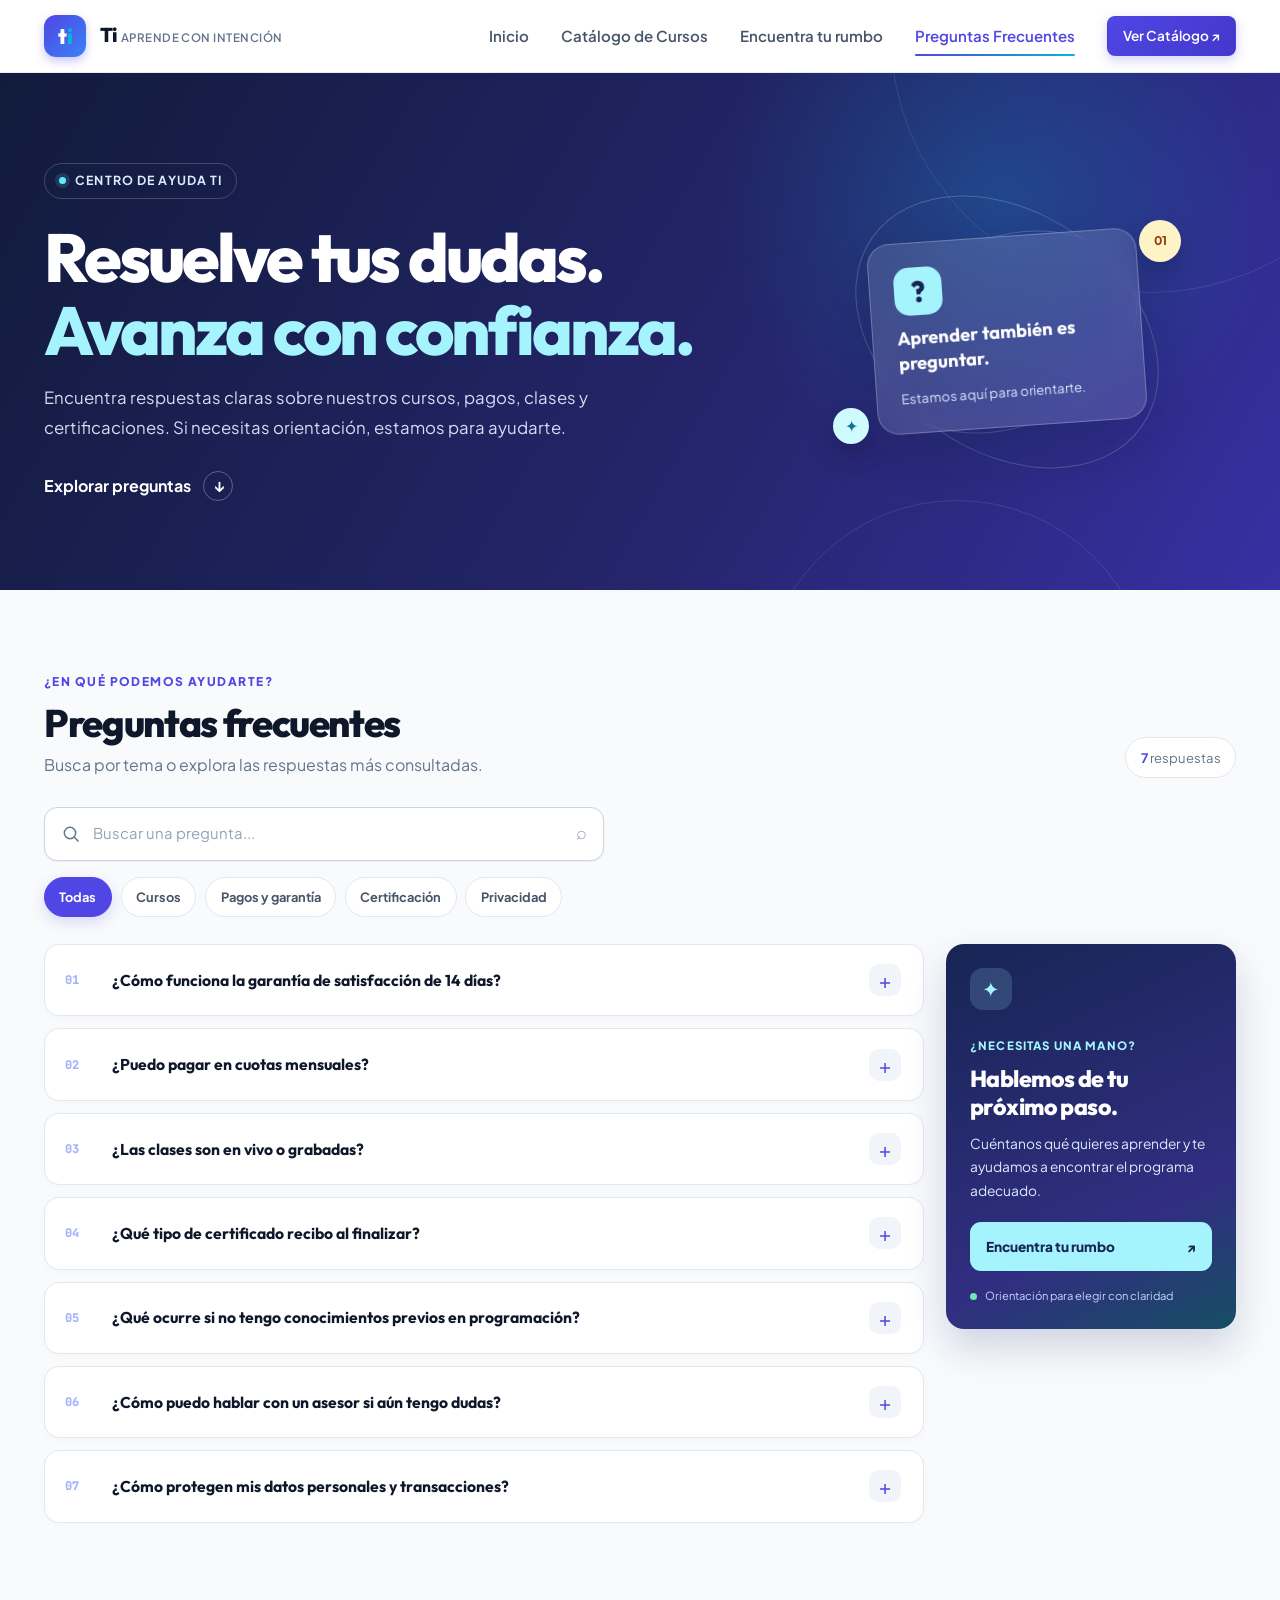
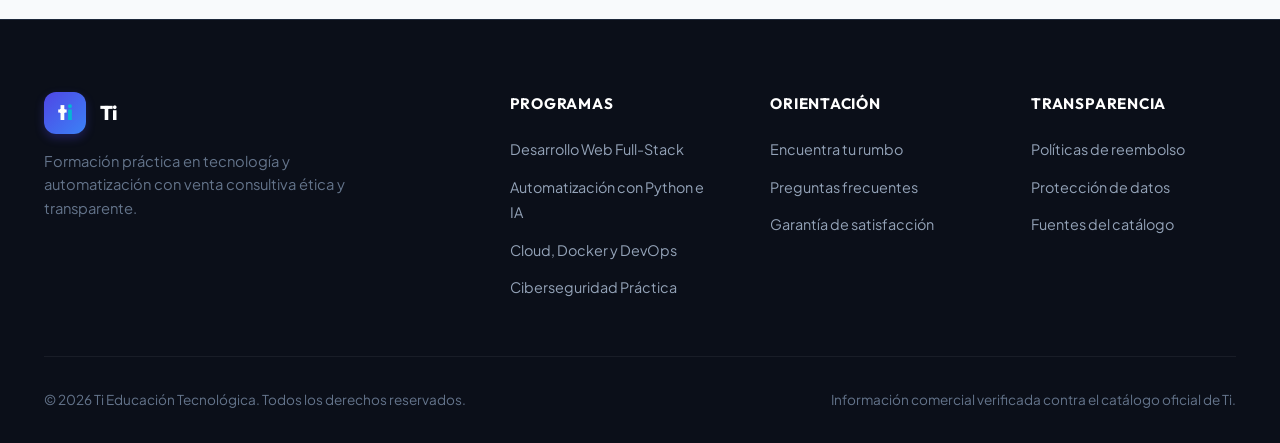
<file: preguntas.html>
<!doctype html>
<html lang="es">
<head>
  <meta charset="utf-8">
  <meta name="viewport" content="width=device-width, initial-scale=1">
  <meta name="description" content="Resuelve tus dudas sobre cursos, pagos, certificaciones y privacidad en Ti. Encuentra respuestas y orientación para elegir tu próximo programa.">
  <title>Preguntas Frecuentes — Ti</title>
  
  <link rel="preconnect" href="https://fonts.googleapis.com">
  <link rel="preconnect" href="https://fonts.gstatic.com" crossorigin>
  <link href="https://fonts.googleapis.com/css2?family=DM+Sans:wght@400;500;600;700&family=Manrope:wght@500;600;700;800&display=swap" rel="stylesheet">
  
  <link rel="stylesheet" href="styles.css">
  <script src="app.js" defer></script>
</head>
<body>
  <!-- Encabezado Principal -->
  <header class="site-header">
    <div class="container nav-shell">
      <a class="brand" href="index.html" aria-label="Ti - Inicio">
        <span class="brand-mark">t<span>i</span></span>
        <div>
          <span class="brand-text">Ti</span>
          <span class="brand-tag">aprende con intención</span>
        </div>
      </a>

      <button class="menu-toggle" type="button" aria-expanded="false" aria-label="Abrir menú de navegación">
        <svg width="24" height="24" viewBox="0 0 24 24" fill="none" stroke="currentColor" stroke-width="2" stroke-linecap="round"><line x1="3" y1="12" x2="21" y2="12"></line><line x1="3" y1="6" x2="21" y2="6"></line><line x1="3" y1="18" x2="21" y2="18"></line></svg>
      </button>

      <nav class="primary-nav">
        <a class="nav-link" href="index.html">Inicio</a>
        <a class="nav-link" href="cursos.html">Catálogo de Cursos</a>
        <a class="nav-link" href="asesoria.html">Encuentra tu rumbo</a>
        <a class="nav-link is-active" href="preguntas.html">Preguntas Frecuentes</a>
        <div class="nav-actions">
          <a href="cursos.html" class="btn btn-primary btn-sm">Ver Catálogo ↗</a>
        </div>
      </nav>
    </div>
  </header>

  <main class="faq-page">
    <section class="faq-hero">
      <div class="container faq-hero-grid">
        <div class="faq-hero-copy">
          <span class="faq-eyebrow"><span class="faq-eyebrow-dot"></span> Centro de ayuda Ti</span>
          <h1>Resuelve tus dudas.<br><span>Avanza con confianza.</span></h1>
          <p>Encuentra respuestas claras sobre nuestros cursos, pagos, clases y certificaciones. Si necesitas orientación, estamos para ayudarte.</p>
          <a class="faq-hero-link" href="#faq-content">Explorar preguntas <span aria-hidden="true">↓</span></a>
        </div>
        <div class="faq-hero-art" aria-hidden="true">
          <div class="faq-art-orbit faq-art-orbit-one"></div>
          <div class="faq-art-orbit faq-art-orbit-two"></div>
          <div class="faq-art-card">
            <span class="faq-art-icon">?</span>
            <strong>Aprender también es preguntar.</strong>
            <span>Estamos aquí para orientarte.</span>
          </div>
          <span class="faq-art-bubble faq-art-bubble-one">01</span>
          <span class="faq-art-bubble faq-art-bubble-two">✦</span>
        </div>
      </div>
    </section>

    <section class="faq-content-section" id="faq-content">
      <div class="container">
        <div class="faq-section-intro">
          <div>
            <span class="faq-kicker">¿En qué podemos ayudarte?</span>
            <h2>Preguntas frecuentes</h2>
            <p>Busca por tema o explora las respuestas más consultadas.</p>
          </div>
          <div class="faq-count" aria-live="polite"><strong id="faqVisibleCount">7</strong><span> respuestas</span></div>
        </div>

        <div class="faq-tools">
          <label class="faq-search" for="faqSearch">
            <svg viewBox="0 0 24 24" aria-hidden="true"><circle cx="10.8" cy="10.8" r="6.8"></circle><path d="m16 16 4.5 4.5"></path></svg>
            <input id="faqSearch" type="search" placeholder="Buscar una pregunta..." autocomplete="off">
            <kbd>⌕</kbd>
          </label>
          <div class="faq-filters" role="group" aria-label="Filtrar preguntas por tema">
            <button class="faq-filter is-active" type="button" data-faq-filter="all" aria-pressed="true">Todas</button>
            <button class="faq-filter" type="button" data-faq-filter="cursos" aria-pressed="false">Cursos</button>
            <button class="faq-filter" type="button" data-faq-filter="pagos" aria-pressed="false">Pagos y garantía</button>
            <button class="faq-filter" type="button" data-faq-filter="certificacion" aria-pressed="false">Certificación</button>
            <button class="faq-filter" type="button" data-faq-filter="cuenta" aria-pressed="false">Privacidad</button>
          </div>
        </div>

        <div class="faq-layout">
          <div class="faq-list" id="faqList">
            <article class="faq-item" id="garantia" data-category="pagos">
              <button type="button" class="faq-question" aria-expanded="false" aria-controls="faq-answer-garantia">
                <span class="faq-question-number">01</span>
                <span class="faq-question-text">¿Cómo funciona la garantía de satisfacción de 14 días?</span>
                <span class="faq-icon" aria-hidden="true">+</span>
              </button>
              <div class="faq-answer" id="faq-answer-garantia" hidden>
                <p>Todos los programas formativos de Ti incluyen un periodo de prueba de 14 días naturales contados a partir de tu fecha de inicio. Si durante ese tiempo sientes que el temario, el ritmo o la metodología no se ajustan a lo que necesitas, solicitas el reembolso total de tu matrícula y te reintegramos el 100% de tu dinero, de acuerdo con las condiciones aplicables.</p>
              </div>
            </article>

            <article class="faq-item" data-category="pagos">
              <button type="button" class="faq-question" aria-expanded="false" aria-controls="faq-answer-cuotas">
                <span class="faq-question-number">02</span>
                <span class="faq-question-text">¿Puedo pagar en cuotas mensuales?</span>
                <span class="faq-icon" aria-hidden="true">+</span>
              </button>
              <div class="faq-answer" id="faq-answer-cuotas" hidden>
                <p>Las opciones de pago dependen de cada curso. Algunos programas ofrecen pago único o parcialidades; consulta la ficha del curso para conocer el precio, la moneda y las condiciones vigentes. Los medios de pago disponibles se confirman durante el proceso de inscripción.</p>
              </div>
            </article>

            <article class="faq-item" data-category="cursos">
              <button type="button" class="faq-question" aria-expanded="false" aria-controls="faq-answer-clases">
                <span class="faq-question-number">03</span>
                <span class="faq-question-text">¿Las clases son en vivo o grabadas?</span>
                <span class="faq-icon" aria-hidden="true">+</span>
              </button>
              <div class="faq-answer" id="faq-answer-clases" hidden>
                <p>La modalidad y dinámica de las clases pueden variar según el programa. Revisa la ficha del curso para conocer si incluye contenido grabado, sesiones en vivo, horarios y disponibilidad de las grabaciones.</p>
              </div>
            </article>

            <article class="faq-item" data-category="certificacion">
              <button type="button" class="faq-question" aria-expanded="false" aria-controls="faq-answer-certificado">
                <span class="faq-question-number">04</span>
                <span class="faq-question-text">¿Qué tipo de certificado recibo al finalizar?</span>
                <span class="faq-icon" aria-hidden="true">+</span>
              </button>
              <div class="faq-answer" id="faq-answer-certificado" hidden>
                <p>Los requisitos y características del certificado se especifican en la información de cada programa. Antes de inscribirte, confirma qué actividades debes completar y qué entidad emite la constancia o certificado correspondiente.</p>
              </div>
            </article>

            <article class="faq-item" data-category="cursos">
              <button type="button" class="faq-question" aria-expanded="false" aria-controls="faq-answer-principiante">
                <span class="faq-question-number">05</span>
                <span class="faq-question-text">¿Qué ocurre si no tengo conocimientos previos en programación?</span>
                <span class="faq-icon" aria-hidden="true">+</span>
              </button>
              <div class="faq-answer" id="faq-answer-principiante" hidden>
                <p>Depende del nivel indicado en cada curso. Si estás comenzando, puedes explorar <a href="cursos.html#automatizacion-ia-python">Automatización Inteligente con Python y Agentes IA</a> y revisar sus requisitos antes de elegir. También puedes utilizar nuestro recomendador para encontrar una ruta de aprendizaje.</p>
              </div>
            </article>

            <article class="faq-item" data-category="cursos">
              <button type="button" class="faq-question" aria-expanded="false" aria-controls="faq-answer-asesor">
                <span class="faq-question-number">06</span>
                <span class="faq-question-text">¿Cómo puedo hablar con un asesor si aún tengo dudas?</span>
                <span class="faq-icon" aria-hidden="true">+</span>
              </button>
              <div class="faq-answer" id="faq-answer-asesor" hidden>
                <p>Puedes utilizar nuestro recomendador interactivo en la sección <a href="asesoria.html">Encuentra tu rumbo</a> para recibir orientación sobre el programa que mejor se ajusta a tus objetivos.</p>
              </div>
            </article>

            <article class="faq-item" id="privacidad" data-category="cuenta">
              <button type="button" class="faq-question" aria-expanded="false" aria-controls="faq-answer-privacidad">
                <span class="faq-question-number">07</span>
                <span class="faq-question-text">¿Cómo protegen mis datos personales y transacciones?</span>
                <span class="faq-icon" aria-hidden="true">+</span>
              </button>
              <div class="faq-answer" id="faq-answer-privacidad" hidden>
                <p>Antes de compartir información personal o realizar un pago, consulta el aviso de privacidad y los medios de pago habilitados. Te recomendamos confirmar los canales oficiales de atención y las condiciones de tratamiento de tus datos.</p>
              </div>
            </article>
          </div>

          <aside class="faq-help-card">
            <div class="faq-help-icon" aria-hidden="true">✦</div>
            <span class="faq-help-label">¿Necesitas una mano?</span>
            <h3>Hablemos de tu próximo paso.</h3>
            <p>Cuéntanos qué quieres aprender y te ayudamos a encontrar el programa adecuado.</p>
            <a class="faq-help-button" href="asesoria.html">Encuentra tu rumbo <span aria-hidden="true">↗</span></a>
            <div class="faq-help-note"><span></span> Orientación para elegir con claridad</div>
          </aside>
        </div>

        <div class="faq-empty" id="faqEmpty" hidden>
          <span aria-hidden="true">⌕</span>
          <h3>No encontramos resultados</h3>
          <p>Prueba con otra palabra o selecciona una categoría diferente.</p>
          <button type="button" id="faqReset">Limpiar búsqueda</button>
        </div>
      </div>
    </section>
  </main>

  <!-- Pie de Página -->
  <footer class="site-footer">
    <div class="container">
      <div class="footer-grid">
        <div class="footer-brand">
          <a class="brand" href="index.html">
            <span class="brand-mark">t<span>i</span></span>
            <span class="brand-text" style="color: #ffffff;">Ti</span>
          </a>
          <p>Formación práctica en tecnología y automatización con venta consultiva ética y transparente.</p>
        </div>

        <div class="footer-col">
          <h4>Programas</h4>
          <ul>
            <li><a href="cursos.html#desarrollo-web-fullstack">Desarrollo Web Full-Stack</a></li>
            <li><a href="cursos.html#automatizacion-ia-python">Automatización con Python e IA</a></li>
            <li><a href="cursos.html#cloud-devops">Cloud, Docker y DevOps</a></li>
            <li><a href="cursos.html#ciberseguridad-practica">Ciberseguridad Práctica</a></li>
          </ul>
        </div>

        <div class="footer-col">
          <h4>Orientación</h4>
          <ul>
            <li><a href="asesoria.html">Encuentra tu rumbo</a></li>
            <li><a href="preguntas.html">Preguntas frecuentes</a></li>
            <li><a href="preguntas.html#garantia">Garantía de satisfacción</a></li>
          </ul>
        </div>

        <div class="footer-col">
          <h4>Transparencia</h4>
          <ul>
            <li><a href="preguntas.html#garantia">Políticas de reembolso</a></li>
            <li><a href="preguntas.html#privacidad">Protección de datos</a></li>
            <li><a href="cursos.html#fuentes">Fuentes del catálogo</a></li>
          </ul>
        </div>
      </div>

      <div class="footer-bottom">
        <span>© <span data-year>2026</span> Ti Educación Tecnológica. Todos los derechos reservados.</span>
        <span>Información comercial verificada contra el catálogo oficial de Ti.</span>
      </div>
    </div>
  </footer>
</body>
</html>
</file>
<file: styles.css>
/* ==========================================================================
   Ti — Sistema de Diseño UX/UI & Motor Visual de Conversión v2.0
   Desarrollado por: Agente Diseñador Web de Cursos Ti (UX/UI & CRO)
   ========================================================================== */

@import url('https://fonts.googleapis.com/css2?family=Plus+Jakarta+Sans:wght@300;400;500;600;700;800&family=Outfit:wght@400;500;600;700;800&family=JetBrains+Mono:wght@400;500&display=swap');

:root {
  /* Tipografía */
  --font-display: 'Outfit', -apple-system, BlinkMacSystemFont, "Segoe UI", Roboto, sans-serif;
  --font-body: 'Plus Jakarta Sans', -apple-system, BlinkMacSystemFont, "Segoe UI", Roboto, sans-serif;
  --font-mono: 'JetBrains Mono', monospace;

  /* Paleta Cromática de Alta Conversión */
  --color-brand-50: #eef2ff;
  --color-brand-100: #e0e7ff;
  --color-brand-200: #c7d2fe;
  --color-brand-500: #6366f1;
  --color-brand-600: #4f46e5;
  --color-brand-700: #4338ca;
  --color-brand-900: #312e81;

  --color-accent: #06b6d4;
  --color-accent-light: #ecfeff;
  --color-accent-dark: #0891b2;

  --color-emerald: #10b981;
  --color-emerald-light: #ecfdf5;

  --color-amber: #f59e0b;
  --color-amber-light: #fffbeb;

  --color-rose: #f43f5e;

  /* Superficies y Neutros */
  --bg-main: #f8fafc;
  --bg-surface: #ffffff;
  --bg-surface-elevated: #ffffff;
  --bg-surface-subtle: #f1f5f9;
  --bg-dark: #0b0f19;
  --bg-dark-surface: #131c2e;
  --bg-dark-card: #1c273c;

  /* Textos */
  --text-primary: #0f172a;
  --text-secondary: #475569;
  --text-muted: #64748b;
  --text-light: #94a3b8;
  --text-inverse: #f8fafc;

  /* Bordes */
  --border-subtle: #e2e8f0;
  --border-medium: #cbd5e1;
  --border-focus: #818cf8;

  /* Sombras Modernas (Soft Ambient Shadows) */
  --shadow-xs: 0 1px 2px 0 rgba(15, 23, 42, 0.05);
  --shadow-sm: 0 2px 4px -1px rgba(15, 23, 42, 0.06), 0 1px 2px -1px rgba(15, 23, 42, 0.04);
  --shadow-md: 0 8px 16px -4px rgba(15, 23, 42, 0.08), 0 4px 6px -2px rgba(15, 23, 42, 0.04);
  --shadow-lg: 0 16px 24px -6px rgba(15, 23, 42, 0.09), 0 8px 10px -4px rgba(15, 23, 42, 0.04);
  --shadow-xl: 0 24px 38px -12px rgba(15, 23, 42, 0.12), 0 12px 16px -4px rgba(15, 23, 42, 0.06);
  --shadow-glow: 0 0 25px -5px rgba(79, 70, 229, 0.25);
  --shadow-accent-glow: 0 0 25px -5px rgba(6, 182, 212, 0.25);

  /* Radios y Espaciados */
  --radius-sm: 8px;
  --radius-md: 12px;
  --radius-lg: 20px;
  --radius-xl: 28px;
  --radius-full: 9999px;

  --max-width: 1240px;
  --transition: all 0.24s cubic-bezier(0.16, 1, 0.3, 1);
  --transition-bounce: all 0.35s cubic-bezier(0.34, 1.56, 0.64, 1);
}

/* ==========================================================================
   Reset y Base
   ========================================================================== */
*, *::before, *::after {
  box-sizing: border-box;
  margin: 0;
  padding: 0;
}

html {
  scroll-behavior: smooth;
  scroll-padding-top: 80px;
}

body {
  font-family: var(--font-body);
  background-color: var(--bg-main);
  color: var(--text-primary);
  line-height: 1.6;
  -webkit-font-smoothing: antialiased;
  -moz-osx-font-smoothing: grayscale;
  min-height: 100vh;
  display: flex;
  flex-direction: column;
  overflow-x: hidden;
}

img, svg {
  display: block;
  max-width: 100%;
}

a {
  color: inherit;
  text-decoration: none;
  transition: var(--transition);
}

button, input, select, textarea {
  font: inherit;
}

.container {
  width: 100%;
  max-width: var(--max-width);
  margin-left: auto;
  margin-right: auto;
  padding-left: 1.5rem;
  padding-right: 1.5rem;
}

/* ==========================================================================
   Header & Navegación Flotante Inteligente
   ========================================================================== */
.site-header {
  position: sticky;
  top: 0;
  z-index: 999;
  background: rgba(255, 255, 255, 0.88);
  backdrop-filter: blur(16px);
  -webkit-backdrop-filter: blur(16px);
  border-bottom: 1px solid rgba(226, 232, 240, 0.8);
  transition: var(--transition);
}

.nav-shell {
  display: flex;
  align-items: center;
  justify-content: space-between;
  height: 72px;
}

.brand {
  display: flex;
  align-items: center;
  gap: 0.85rem;
  text-decoration: none;
}

.brand-mark {
  width: 42px;
  height: 42px;
  background: linear-gradient(135deg, var(--color-brand-600) 0%, #3b82f6 100%);
  color: #ffffff;
  font-family: var(--font-display);
  font-weight: 800;
  font-size: 1.35rem;
  display: flex;
  align-items: center;
  justify-content: center;
  border-radius: 12px;
  box-shadow: 0 4px 10px rgba(79, 70, 229, 0.3);
  position: relative;
  overflow: hidden;
}

.brand-mark span {
  color: var(--color-accent);
}

.brand-info {
  display: flex;
  flex-direction: column;
}

.brand-text {
  font-family: var(--font-display);
  font-size: 1.25rem;
  font-weight: 800;
  color: var(--text-primary);
  line-height: 1.1;
  letter-spacing: -0.02em;
}

.brand-tag {
  font-size: 0.72rem;
  color: var(--text-muted);
  font-weight: 600;
  letter-spacing: 0.04em;
  text-transform: uppercase;
}

.primary-nav {
  display: flex;
  align-items: center;
  gap: 2rem;
}

.nav-link {
  font-size: 0.94rem;
  font-weight: 600;
  color: var(--text-secondary);
  position: relative;
  padding: 0.4rem 0;
}

.nav-link:hover {
  color: var(--color-brand-600);
}

.nav-link.is-active {
  color: var(--color-brand-600);
}

.nav-link.is-active::after {
  content: "";
  position: absolute;
  bottom: -2px;
  left: 0;
  width: 100%;
  height: 2.5px;
  background: linear-gradient(90deg, var(--color-brand-600), var(--color-accent));
  border-radius: 2px;
}

.nav-actions {
  display: flex;
  align-items: center;
  gap: 0.85rem;
}

.menu-toggle {
  display: none;
  background: none;
  border: 1px solid var(--border-subtle);
  border-radius: var(--radius-sm);
  padding: 0.5rem;
  color: var(--text-primary);
  cursor: pointer;
}

/* ==========================================================================
   Componentes Botones (Buttons & CTAs)
   ========================================================================== */
.btn {
  display: inline-flex;
  align-items: center;
  justify-content: center;
  gap: 0.5rem;
  font-family: var(--font-body);
  font-weight: 600;
  font-size: 0.95rem;
  padding: 0.75rem 1.4rem;
  border-radius: var(--radius-md);
  border: 1px solid transparent;
  cursor: pointer;
  transition: var(--transition-bounce);
  text-align: center;
  white-space: nowrap;
  user-select: none;
}

.btn:active {
  transform: scale(0.97);
}

.btn-primary {
  background: linear-gradient(135deg, var(--color-brand-600) 0%, #4338ca 100%);
  color: #ffffff;
  box-shadow: 0 4px 12px rgba(79, 70, 229, 0.25);
}

.btn-primary:hover {
  background: linear-gradient(135deg, #4338ca 0%, #3730a3 100%);
  box-shadow: 0 6px 18px rgba(79, 70, 229, 0.35);
  transform: translateY(-2px);
}

.btn-secondary {
  background: var(--bg-surface);
  color: var(--text-primary);
  border: 1px solid var(--border-medium);
  box-shadow: var(--shadow-xs);
}

.btn-secondary:hover {
  background: var(--bg-surface-subtle);
  border-color: var(--color-brand-500);
  color: var(--color-brand-600);
  transform: translateY(-2px);
  box-shadow: var(--shadow-sm);
}

.btn-accent {
  background: linear-gradient(135deg, var(--color-accent) 0%, #0891b2 100%);
  color: #ffffff;
  box-shadow: 0 4px 12px rgba(6, 182, 212, 0.25);
}

.btn-accent:hover {
  transform: translateY(-2px);
  box-shadow: 0 6px 18px rgba(6, 182, 212, 0.35);
}

.btn-sm {
  padding: 0.5rem 0.95rem;
  font-size: 0.85rem;
  border-radius: var(--radius-sm);
}

.btn-lg {
  padding: 0.95rem 1.85rem;
  font-size: 1.05rem;
  border-radius: var(--radius-lg);
  font-weight: 700;
}

.btn-glow {
  position: relative;
  overflow: hidden;
}

.btn-glow::after {
  content: '';
  position: absolute;
  top: -50%;
  left: -50%;
  width: 200%;
  height: 200%;
  background: linear-gradient(60deg, transparent, rgba(255, 255, 255, 0.2), transparent);
  transform: rotate(25deg);
  animation: shine 4s infinite;
}

@keyframes shine {
  0% { transform: translateX(-100%) rotate(25deg); }
  25%, 100% { transform: translateX(100%) rotate(25deg); }
}

/* ==========================================================================
   Badges y Etiquetas de Estado
   ========================================================================== */
.badge {
  display: inline-flex;
  align-items: center;
  gap: 0.4rem;
  padding: 0.3rem 0.75rem;
  border-radius: var(--radius-full);
  font-size: 0.78rem;
  font-weight: 700;
  text-transform: uppercase;
  letter-spacing: 0.03em;
}

.badge-primary {
  background: var(--color-brand-100);
  color: var(--color-brand-700);
}

.badge-accent {
  background: var(--color-accent-light);
  color: var(--color-accent-dark);
}

.badge-emerald {
  background: var(--color-emerald-light);
  color: #047857;
}

.badge-amber {
  background: var(--color-amber-light);
  color: #b45309;
}

.live-pulse {
  width: 8px;
  height: 8px;
  border-radius: 50%;
  background-color: var(--color-emerald);
  position: relative;
  display: inline-block;
}

.live-pulse::after {
  content: "";
  position: absolute;
  top: -4px;
  left: -4px;
  width: 16px;
  height: 16px;
  border-radius: 50%;
  background-color: rgba(16, 185, 129, 0.4);
  animation: pulseAnim 2s infinite;
}

@keyframes pulseAnim {
  0% { transform: scale(0.6); opacity: 1; }
  100% { transform: scale(1.8); opacity: 0; }
}

/* ==========================================================================
   Hero Section V2 - Alta Jerarquía & Conversión Visual
   ========================================================================== */
.hero-section {
  position: relative;
  padding: 5rem 0 4rem;
  background: radial-gradient(100% 80% at 50% 0%, rgba(99, 102, 241, 0.09) 0%, rgba(248, 250, 252, 0) 100%);
  overflow: hidden;
}

.hero-content {
  max-width: 900px;
  margin: 0 auto;
  text-align: center;
  position: relative;
  z-index: 2;
}

.hero-pill {
  display: inline-flex;
  align-items: center;
  gap: 0.6rem;
  background: var(--bg-surface);
  border: 1px solid var(--border-medium);
  padding: 0.45rem 1.1rem;
  border-radius: var(--radius-full);
  font-size: 0.86rem;
  font-weight: 600;
  color: var(--text-secondary);
  box-shadow: var(--shadow-sm);
  margin-bottom: 2rem;
  animation: fadeInDown 0.6s ease-out;
}

.hero-title {
  font-family: var(--font-display);
  font-size: clamp(2.4rem, 5.2vw, 3.8rem);
  font-weight: 800;
  line-height: 1.15;
  letter-spacing: -0.03em;
  color: var(--text-primary);
  margin-bottom: 1.5rem;
}

.hero-title em {
  font-style: normal;
  background: linear-gradient(135deg, var(--color-brand-600) 0%, var(--color-accent) 100%);
  -webkit-background-clip: text;
  -webkit-text-fill-color: transparent;
}

.hero-lede {
  font-size: clamp(1.05rem, 2vw, 1.25rem);
  color: var(--text-secondary);
  line-height: 1.65;
  margin-bottom: 2.5rem;
  max-width: 760px;
  margin-left: auto;
  margin-right: auto;
}

.hero-actions {
  display: flex;
  align-items: center;
  justify-content: center;
  gap: 1.1rem;
  flex-wrap: wrap;
  margin-bottom: 3.5rem;
}

.hero-trust-bar {
  display: flex;
  align-items: center;
  justify-content: center;
  gap: 2.5rem;
  flex-wrap: wrap;
  padding-top: 2rem;
  border-top: 1px solid var(--border-subtle);
}

.trust-item {
  display: flex;
  align-items: center;
  gap: 0.6rem;
  font-size: 0.9rem;
  font-weight: 600;
  color: var(--text-muted);
}

.trust-item svg {
  color: var(--color-brand-600);
}

/* ==========================================================================
   Widget Asesor Comercial en Página (In-Page Advisor Widget)
   ========================================================================== */
.advisor-widget-section {
  padding: 3rem 0;
}

.advisor-card {
  background: linear-gradient(145deg, #0d1527 0%, #152238 100%);
  border-radius: var(--radius-xl);
  padding: 3rem;
  color: #ffffff;
  position: relative;
  overflow: hidden;
  box-shadow: var(--shadow-xl);
  border: 1px solid rgba(255, 255, 255, 0.08);
}

.advisor-card::before {
  content: "";
  position: absolute;
  top: -100px;
  right: -100px;
  width: 350px;
  height: 350px;
  background: radial-gradient(circle, rgba(79, 70, 229, 0.25) 0%, transparent 70%);
  border-radius: 50%;
  pointer-events: none;
}

.advisor-grid {
  display: grid;
  grid-template-columns: 1.1fr 1fr;
  gap: 3.5rem;
  align-items: center;
}

.advisor-info h2 {
  font-family: var(--font-display);
  font-size: clamp(1.75rem, 3vw, 2.35rem);
  font-weight: 800;
  line-height: 1.2;
  margin-bottom: 1rem;
  letter-spacing: -0.02em;
}

.advisor-info p {
  color: #94a3b8;
  font-size: 1.05rem;
  line-height: 1.6;
  margin-bottom: 1.75rem;
}

.advisor-benefits {
  list-style: none;
  display: flex;
  flex-direction: column;
  gap: 0.9rem;
}

.advisor-benefits li {
  display: flex;
  align-items: center;
  gap: 0.75rem;
  font-size: 0.95rem;
  color: #cbd5e1;
}

.advisor-benefits svg {
  color: var(--color-accent);
  flex-shrink: 0;
}

/* Chatbox en Vivo */
.advisor-chatbox {
  background: rgba(15, 23, 42, 0.85);
  backdrop-filter: blur(12px);
  border: 1px solid rgba(255, 255, 255, 0.12);
  border-radius: var(--radius-lg);
  padding: 1.6rem;
  display: flex;
  flex-direction: column;
  gap: 1.1rem;
  box-shadow: 0 10px 25px rgba(0, 0, 0, 0.35);
}

.chatbox-header {
  display: flex;
  align-items: center;
  gap: 0.85rem;
  padding-bottom: 1rem;
  border-bottom: 1px solid rgba(255, 255, 255, 0.08);
}

.avatar-indicator {
  width: 44px;
  height: 44px;
  border-radius: 12px;
  background: linear-gradient(135deg, var(--color-brand-600), var(--color-accent));
  display: flex;
  align-items: center;
  justify-content: center;
  font-weight: 800;
  font-size: 1.1rem;
  position: relative;
  color: #ffffff;
}

.avatar-indicator .online-dot {
  position: absolute;
  bottom: -2px;
  right: -2px;
  width: 12px;
  height: 12px;
  border-radius: 50%;
  background: var(--color-emerald);
  border: 2px solid #0f172a;
}

.chatbox-dialogue {
  background: rgba(255, 255, 255, 0.05);
  border: 1px solid rgba(255, 255, 255, 0.08);
  border-radius: var(--radius-md);
  padding: 1.25rem;
  font-size: 0.93rem;
  line-height: 1.55;
  color: #e2e8f0;
  min-height: 90px;
  position: relative;
  transition: var(--transition);
}

.chatbox-prompts {
  display: flex;
  flex-wrap: wrap;
  gap: 0.5rem;
}

.prompt-chip {
  background: rgba(255, 255, 255, 0.08);
  border: 1px solid rgba(255, 255, 255, 0.14);
  color: #e2e8f0;
  font-size: 0.82rem;
  font-weight: 500;
  padding: 0.5rem 0.9rem;
  border-radius: var(--radius-full);
  cursor: pointer;
  transition: var(--transition-bounce);
  text-align: left;
}

.prompt-chip:hover {
  background: var(--color-brand-600);
  border-color: var(--color-brand-500);
  color: #ffffff;
  transform: translateY(-2px);
}

/* ==========================================================================
   Pricing Toggle (Pago Único vs Cuotas Mensuales)
   ========================================================================== */
.pricing-switch-wrapper {
  display: flex;
  align-items: center;
  justify-content: center;
  gap: 1rem;
  margin: 1.5rem 0 2.5rem;
}

.pricing-switch {
  background: var(--bg-surface-subtle);
  border: 1px solid var(--border-subtle);
  padding: 0.35rem;
  border-radius: var(--radius-full);
  display: flex;
  position: relative;
  cursor: pointer;
}

.pricing-tab {
  padding: 0.55rem 1.4rem;
  font-size: 0.88rem;
  font-weight: 700;
  color: var(--text-muted);
  border-radius: var(--radius-full);
  border: none;
  background: none;
  cursor: pointer;
  transition: var(--transition);
}

.pricing-tab.is-active {
  background: var(--bg-surface);
  color: var(--color-brand-600);
  box-shadow: var(--shadow-sm);
}

.savings-tag {
  background: var(--color-emerald-light);
  color: #047857;
  font-size: 0.76rem;
  font-weight: 800;
  padding: 0.2rem 0.6rem;
  border-radius: var(--radius-full);
  margin-left: 0.4rem;
}

/* ==========================================================================
   Course Cards Grid & Visual Hierarchy
   ========================================================================== */
.section-space {
  padding: 4.5rem 0;
}

.section-head {
  text-align: center;
  max-width: 740px;
  margin: 0 auto 3.5rem;
}

.eyebrow {
  display: inline-block;
  font-size: 0.82rem;
  font-weight: 800;
  text-transform: uppercase;
  letter-spacing: 0.08em;
  color: var(--color-brand-600);
  margin-bottom: 0.75rem;
}

.section-head h2 {
  font-family: var(--font-display);
  font-size: clamp(1.85rem, 3.2vw, 2.6rem);
  font-weight: 800;
  color: var(--text-primary);
  line-height: 1.2;
  letter-spacing: -0.02em;
  margin-bottom: 1rem;
}

.section-head p {
  font-size: 1.05rem;
  color: var(--text-secondary);
  line-height: 1.6;
}

.course-grid {
  display: grid;
  grid-template-columns: repeat(auto-fit, minmax(320px, 1fr));
  gap: 2rem;
}

.course-card {
  background: var(--bg-surface);
  border-radius: var(--radius-lg);
  border: 1px solid var(--border-subtle);
  padding: 2.25rem 2rem;
  box-shadow: var(--shadow-sm);
  display: flex;
  flex-direction: column;
  transition: var(--transition-bounce);
  position: relative;
  overflow: hidden;
}

.course-card:hover {
  transform: translateY(-6px);
  border-color: var(--color-brand-200);
  box-shadow: var(--shadow-xl);
}

.course-card.is-featured {
  border: 2px solid var(--color-brand-500);
}

.course-card.is-featured::before {
  content: "Más Solicitado";
  position: absolute;
  top: 18px;
  right: -32px;
  background: linear-gradient(135deg, var(--color-brand-600), var(--color-accent));
  color: #ffffff;
  font-size: 0.7rem;
  font-weight: 800;
  text-transform: uppercase;
  letter-spacing: 0.05em;
  padding: 0.35rem 2.5rem;
  transform: rotate(45deg);
  box-shadow: 0 2px 6px rgba(0,0,0,0.15);
}

.course-card-top {
  display: flex;
  align-items: center;
  justify-content: space-between;
  margin-bottom: 1.25rem;
}

.course-category-tag {
  font-size: 0.78rem;
  font-weight: 700;
  color: var(--color-brand-600);
  background: var(--color-brand-50);
  padding: 0.3rem 0.75rem;
  border-radius: var(--radius-full);
}

.course-title {
  font-family: var(--font-display);
  font-size: 1.45rem;
  font-weight: 800;
  color: var(--text-primary);
  line-height: 1.25;
  margin-bottom: 0.85rem;
  letter-spacing: -0.015em;
}

.course-desc {
  font-size: 0.93rem;
  color: var(--text-secondary);
  line-height: 1.6;
  margin-bottom: 1.5rem;
  flex-grow: 1;
}

.course-meta-pills {
  display: flex;
  flex-wrap: wrap;
  gap: 0.5rem;
  margin-bottom: 1.5rem;
  padding-bottom: 1.5rem;
  border-bottom: 1px solid var(--border-subtle);
}

.meta-pill {
  display: inline-flex;
  align-items: center;
  gap: 0.35rem;
  font-size: 0.8rem;
  font-weight: 600;
  color: var(--text-muted);
  background: var(--bg-surface-subtle);
  padding: 0.25rem 0.65rem;
  border-radius: var(--radius-sm);
}

.course-cohort-badge {
  display: flex;
  align-items: center;
  gap: 0.5rem;
  font-size: 0.82rem;
  font-weight: 600;
  color: #047857;
  background: var(--color-emerald-light);
  padding: 0.5rem 0.85rem;
  border-radius: var(--radius-md);
  margin-bottom: 1.5rem;
}

.course-price-box {
  display: flex;
  align-items: baseline;
  justify-content: space-between;
  margin-bottom: 1.5rem;
}

.price-main {
  font-family: var(--font-display);
  font-size: 2rem;
  font-weight: 800;
  color: var(--text-primary);
  line-height: 1;
}

.price-currency {
  font-size: 1rem;
  font-weight: 600;
  color: var(--text-muted);
  margin-left: 0.25rem;
}

.price-installment-label {
  font-size: 0.85rem;
  color: var(--color-brand-600);
  font-weight: 600;
}

.course-card-actions {
  display: grid;
  grid-template-columns: 1fr 1fr;
  gap: 0.75rem;
}

/* ==========================================================================
   Modal Temario Interactivo (Interactive Syllabus Modal V2)
   ========================================================================== */
.modal-overlay {
  position: fixed;
  inset: 0;
  z-index: 1000;
  background: rgba(15, 23, 42, 0.65);
  backdrop-filter: blur(8px);
  -webkit-backdrop-filter: blur(8px);
  display: flex;
  align-items: center;
  justify-content: center;
  padding: 1.5rem;
  opacity: 0;
  pointer-events: none;
  transition: opacity 0.25s ease;
}

.modal-overlay.is-active {
  opacity: 1;
  pointer-events: auto;
}

.modal-dialog {
  background: var(--bg-surface);
  border-radius: var(--radius-xl);
  max-width: 740px;
  width: 100%;
  max-height: 88vh;
  overflow-y: auto;
  box-shadow: var(--shadow-xl);
  position: relative;
  padding: 2.5rem;
  transform: translateY(20px) scale(0.98);
  transition: transform 0.28s cubic-bezier(0.16, 1, 0.3, 1);
}

.modal-overlay.is-active .modal-dialog {
  transform: translateY(0) scale(1);
}

.modal-close {
  position: absolute;
  top: 1.25rem;
  right: 1.25rem;
  width: 38px;
  height: 38px;
  border-radius: 50%;
  border: 1px solid var(--border-subtle);
  background: var(--bg-surface-subtle);
  display: flex;
  align-items: center;
  justify-content: center;
  font-size: 1.4rem;
  color: var(--text-muted);
  cursor: pointer;
  transition: var(--transition);
}

.modal-close:hover {
  background: var(--border-subtle);
  color: var(--text-primary);
}

.module-accordion-item {
  border: 1px solid var(--border-subtle);
  border-radius: var(--radius-md);
  margin-bottom: 0.85rem;
  overflow: hidden;
  transition: var(--transition);
}

.module-header {
  padding: 1rem 1.25rem;
  background: var(--bg-surface-subtle);
  display: flex;
  align-items: center;
  justify-content: space-between;
  cursor: pointer;
  font-weight: 700;
  font-size: 0.95rem;
}

.module-body {
  padding: 1rem 1.25rem;
  font-size: 0.9rem;
  color: var(--text-secondary);
  line-height: 1.6;
  border-top: 1px solid var(--border-subtle);
  background: var(--bg-surface);
}

/* ==========================================================================
   Floating Sales Advisor (Chatbot Flotante Global)
   ========================================================================== */
.floating-advisor-toggle {
  position: fixed;
  bottom: 2rem;
  right: 2rem;
  z-index: 990;
  background: linear-gradient(135deg, var(--color-brand-600) 0%, #3b82f6 100%);
  color: #ffffff;
  padding: 0.85rem 1.35rem;
  border-radius: var(--radius-full);
  display: flex;
  align-items: center;
  gap: 0.75rem;
  font-weight: 700;
  font-size: 0.92rem;
  border: none;
  cursor: pointer;
  box-shadow: 0 10px 25px -4px rgba(79, 70, 229, 0.45), 0 4px 6px -2px rgba(79, 70, 229, 0.2);
  transition: var(--transition-bounce);
}

.floating-advisor-toggle:hover {
  transform: translateY(-3px) scale(1.03);
  box-shadow: 0 14px 30px -4px rgba(79, 70, 229, 0.55);
}

.floating-advisor-panel {
  position: fixed;
  bottom: 6rem;
  right: 2rem;
  width: 380px;
  max-width: calc(100vw - 2.5rem);
  height: 520px;
  max-height: calc(100vh - 8rem);
  background: var(--bg-surface);
  border-radius: var(--radius-xl);
  box-shadow: 0 20px 45px rgba(15, 23, 42, 0.25);
  border: 1px solid var(--border-subtle);
  z-index: 991;
  display: flex;
  flex-direction: column;
  overflow: hidden;
  transform: translateY(20px) scale(0.95);
  opacity: 0;
  pointer-events: none;
  transition: all 0.28s cubic-bezier(0.16, 1, 0.3, 1);
}

.floating-advisor-panel.is-open {
  transform: translateY(0) scale(1);
  opacity: 1;
  pointer-events: auto;
}

.panel-header {
  background: linear-gradient(135deg, #0f172a 0%, #1e293b 100%);
  color: #ffffff;
  padding: 1.15rem 1.25rem;
  display: flex;
  align-items: center;
  justify-content: space-between;
}

.panel-body {
  flex: 1;
  padding: 1.25rem;
  overflow-y: auto;
  display: flex;
  flex-direction: column;
  gap: 0.85rem;
  background: var(--bg-surface-subtle);
}

.bubble-advisor {
  background: var(--bg-surface);
  border: 1px solid var(--border-subtle);
  border-radius: var(--radius-md) var(--radius-md) var(--radius-md) 2px;
  padding: 0.85rem 1rem;
  font-size: 0.88rem;
  line-height: 1.5;
  color: var(--text-primary);
  max-width: 90%;
  box-shadow: var(--shadow-xs);
}

.bubble-user {
  align-self: flex-end;
  background: var(--color-brand-600);
  color: #ffffff;
  border-radius: var(--radius-md) var(--radius-md) 2px var(--radius-md);
  padding: 0.75rem 1rem;
  font-size: 0.86rem;
  line-height: 1.5;
  max-width: 85%;
}

.panel-footer {
  padding: 0.85rem 1rem;
  background: var(--bg-surface);
  border-top: 1px solid var(--border-subtle);
}

/* ==========================================================================
   Quiz Diagnóstico Interactivo ("Encuentra tu rumbo")
   ========================================================================== */
.quiz-container {
  background: var(--bg-surface);
  border-radius: var(--radius-xl);
  border: 1px solid var(--border-subtle);
  padding: 3rem;
  box-shadow: var(--shadow-md);
  max-width: 800px;
  margin: 0 auto;
}

.quiz-progress-bar-container {
  height: 8px;
  background: var(--bg-surface-subtle);
  border-radius: var(--radius-full);
  margin-bottom: 2.5rem;
  overflow: hidden;
}

.quiz-progress-fill {
  height: 100%;
  width: 33.33%;
  background: linear-gradient(90deg, var(--color-brand-600), var(--color-accent));
  border-radius: var(--radius-full);
  transition: width 0.35s ease;
}

.quiz-option-card {
  border: 1.5px solid var(--border-subtle);
  border-radius: var(--radius-lg);
  padding: 1.35rem 1.5rem;
  cursor: pointer;
  display: flex;
  align-items: center;
  justify-content: space-between;
  gap: 1.25rem;
  margin-bottom: 1rem;
  transition: var(--transition-bounce);
  background: var(--bg-surface);
}

.quiz-option-card:hover {
  border-color: var(--color-brand-500);
  background: var(--color-brand-50);
  transform: translateX(4px);
}

.quiz-option-card.is-selected {
  border-color: var(--color-brand-600);
  background: var(--color-brand-50);
  box-shadow: 0 0 0 2px var(--color-brand-200);
}

/* ==========================================================================
   Comparativa de Cursos (Comparison Matrix)
   ========================================================================== */
.comparison-table-wrapper {
  overflow-x: auto;
  background: var(--bg-surface);
  border-radius: var(--radius-lg);
  border: 1px solid var(--border-subtle);
  box-shadow: var(--shadow-sm);
  margin: 3.5rem 0;
}

.comparison-table {
  width: 100%;
  border-collapse: collapse;
  text-align: left;
  font-size: 0.92rem;
}

.comparison-table th,
.comparison-table td {
  padding: 1.25rem 1.5rem;
  border-bottom: 1px solid var(--border-subtle);
}

.comparison-table th {
  background: var(--bg-surface-subtle);
  font-family: var(--font-display);
  font-weight: 700;
  color: var(--text-primary);
}

.comparison-table tr:hover td {
  background: rgba(241, 245, 249, 0.4);
}

/* ==========================================================================
   Lead Capture Modal / Apartar Cupo
   ========================================================================== */
.form-group {
  margin-bottom: 1.25rem;
}

.form-label {
  display: block;
  font-size: 0.88rem;
  font-weight: 700;
  color: var(--text-primary);
  margin-bottom: 0.45rem;
}

.form-input {
  width: 100%;
  padding: 0.85rem 1.15rem;
  border-radius: var(--radius-md);
  border: 1.5px solid var(--border-medium);
  font-size: 0.95rem;
  outline: none;
  transition: var(--transition);
  background: var(--bg-surface);
}

.form-input:focus {
  border-color: var(--color-brand-600);
  box-shadow: 0 0 0 3px rgba(79, 70, 229, 0.15);
}

/* ==========================================================================
   Mobile Sticky Bottom Conversion Bar
   ========================================================================== */
.mobile-sticky-bar {
  display: none;
  position: fixed;
  bottom: 0;
  left: 0;
  right: 0;
  z-index: 980;
  background: rgba(255, 255, 255, 0.94);
  backdrop-filter: blur(12px);
  border-top: 1px solid var(--border-subtle);
  padding: 0.75rem 1.25rem;
  box-shadow: 0 -4px 15px rgba(0, 0, 0, 0.08);
}

.mobile-sticky-bar .bar-inner {
  display: flex;
  align-items: center;
  justify-content: space-between;
  gap: 0.85rem;
}

/* ==========================================================================
   Footer
   ========================================================================== */
.site-footer {
  background: var(--bg-dark);
  color: #94a3b8;
  padding: 4.5rem 0 2rem;
  margin-top: auto;
  border-top: 1px solid #1e293b;
}

.footer-grid {
  display: grid;
  grid-template-columns: 2fr 1fr 1fr 1fr;
  gap: 3.5rem;
  margin-bottom: 3.5rem;
}

.footer-brand p {
  color: #64748b;
  font-size: 0.92rem;
  line-height: 1.6;
  margin-top: 1rem;
  max-width: 320px;
}

.footer-col h4 {
  font-family: var(--font-display);
  font-size: 0.95rem;
  font-weight: 700;
  color: #ffffff;
  margin-bottom: 1.25rem;
  text-transform: uppercase;
  letter-spacing: 0.05em;
}

.footer-col ul {
  list-style: none;
  display: flex;
  flex-direction: column;
  gap: 0.75rem;
}

.footer-col a {
  color: #94a3b8;
  font-size: 0.9rem;
}

.footer-col a:hover {
  color: #ffffff;
  transform: translateX(2px);
}

.footer-bottom {
  display: flex;
  align-items: center;
  justify-content: space-between;
  padding-top: 2rem;
  border-top: 1px solid rgba(255, 255, 255, 0.06);
  font-size: 0.85rem;
  color: #64748b;
  flex-wrap: wrap;
  gap: 1rem;
}

/* ==========================================================================
   Responsive Breakpoints
   ========================================================================== */
@media (max-width: 1024px) {
  .advisor-grid {
    grid-template-columns: 1fr;
    gap: 2.5rem;
  }
  .footer-grid {
    grid-template-columns: 1fr 1fr;
    gap: 2.5rem;
  }
}

@media (max-width: 768px) {
  .primary-nav {
    display: none;
    position: absolute;
    top: 72px;
    left: 0;
    right: 0;
    background: var(--bg-surface);
    flex-direction: column;
    padding: 1.5rem;
    gap: 1.25rem;
    box-shadow: var(--shadow-lg);
    border-bottom: 1px solid var(--border-subtle);
  }

  .primary-nav.is-open {
    display: flex;
  }

  .menu-toggle {
    display: block;
  }

  .hero-section {
    padding: 3.5rem 0 2.5rem;
  }

  .hero-actions {
    flex-direction: column;
    width: 100%;
  }

  .hero-actions .btn {
    width: 100%;
  }

  .advisor-card {
    padding: 1.85rem;
  }

  .course-card-actions {
    grid-template-columns: 1fr;
  }

  .floating-advisor-toggle span {
    display: none;
  }

  .floating-advisor-toggle {
    padding: 0.85rem;
    border-radius: 50%;
    bottom: 4.8rem;
    right: 1.25rem;
  }

  .floating-advisor-panel {
    bottom: 5rem;
    right: 1rem;
    left: 1rem;
    width: auto;
  }

  .mobile-sticky-bar {
    display: block;
  }

  .footer-grid {
    grid-template-columns: 1fr;
  }
}


/* ==========================================================================
   FAQ — Centro de ayuda
   ========================================================================== */
.faq-page { background: var(--bg-main); }
.faq-hero {
  position: relative;
  overflow: hidden;
  padding: clamp(3.5rem, 7vw, 6.5rem) 0;
  color: #fff;
  background: radial-gradient(circle at 78% 25%, rgba(6,182,212,.22), transparent 26%), linear-gradient(120deg, #111b3b 0%, #24256b 58%, #3730a3 100%);
}
.faq-hero::before, .faq-hero::after {
  content: ""; position: absolute; border: 1px solid rgba(255,255,255,.1); border-radius: 50%; pointer-events: none;
}
.faq-hero::before { width: 520px; height: 520px; right: -130px; top: -300px; }
.faq-hero::after { width: 390px; height: 390px; right: 10%; bottom: -300px; }
.faq-hero-grid { display: grid; grid-template-columns: minmax(0,1.2fr) minmax(260px,.8fr); align-items: center; gap: 3rem; position: relative; z-index: 1; }
.faq-hero-copy { max-width: 700px; }
.faq-eyebrow { display: inline-flex; align-items: center; gap: .6rem; padding: .45rem .85rem; border: 1px solid rgba(255,255,255,.2); border-radius: 999px; color: #dbeafe; font-size: .78rem; font-weight: 700; letter-spacing: .09em; text-transform: uppercase; }
.faq-eyebrow-dot { width: 7px; height: 7px; border-radius: 50%; background: #67e8f9; box-shadow: 0 0 0 4px rgba(103,232,249,.15); }
.faq-hero h1 { margin: 1.35rem 0 1rem; color: #fff; font: 800 clamp(2.5rem,5.3vw,4.35rem)/1.08 var(--font-display); letter-spacing: -.045em; }
.faq-hero h1 span { color: #a5f3fc; }
.faq-hero-copy > p { max-width: 570px; color: #d4dcf3; font-size: 1.05rem; line-height: 1.8; }
.faq-hero-link { display: inline-flex; align-items: center; gap: .75rem; margin-top: 1.7rem; color: #fff; font-weight: 700; }
.faq-hero-link span { display: grid; place-items: center; width: 30px; height: 30px; border: 1px solid rgba(255,255,255,.3); border-radius: 50%; }
.faq-hero-art { min-height: 260px; display: grid; place-items: center; position: relative; }
.faq-art-orbit { position: absolute; border: 1px solid rgba(255,255,255,.2); border-radius: 50%; transform: rotate(-22deg); }
.faq-art-orbit-one { width: 270px; height: 190px; }
.faq-art-orbit-two { width: 330px; height: 240px; transform: rotate(35deg); }
.faq-art-card { position: relative; z-index: 1; display: flex; flex-direction: column; align-items: flex-start; gap: .7rem; width: min(270px,100%); padding: 1.5rem; border: 1px solid rgba(255,255,255,.25); border-radius: 22px; background: rgba(255,255,255,.12); box-shadow: 0 24px 70px rgba(8,12,40,.25); backdrop-filter: blur(14px); transform: rotate(-4deg); }
.faq-art-icon { display: grid; place-items: center; width: 48px; height: 48px; border-radius: 15px; background: #a5f3fc; color: #172554; font: 800 1.8rem var(--font-display); }
.faq-art-card strong { max-width: 210px; color: #fff; font: 700 1.15rem/1.35 var(--font-display); }
.faq-art-card > span:last-child { color: #dbeafe; font-size: .82rem; }
.faq-art-bubble { position: absolute; z-index: 2; display: grid; place-items: center; border-radius: 50%; box-shadow: 0 12px 25px rgba(0,0,0,.18); }
.faq-art-bubble-one { top: 18px; right: 12%; width: 42px; height: 42px; background: #fef3c7; color: #92400e; font-size: .75rem; font-weight: 800; }
.faq-art-bubble-two { bottom: 18px; left: 12%; width: 36px; height: 36px; background: #cffafe; color: #0e7490; }
.faq-content-section { padding: clamp(3.5rem,6vw,5.5rem) 0 6rem; }
.faq-section-intro { display: flex; align-items: end; justify-content: space-between; gap: 1rem; margin-bottom: 1.8rem; }
.faq-kicker { color: var(--color-brand-600); font-size: .75rem; font-weight: 800; letter-spacing: .12em; text-transform: uppercase; }
.faq-section-intro h2 { margin: .45rem 0 .4rem; color: var(--text-primary); font: 800 clamp(1.8rem,3vw,2.5rem)/1.2 var(--font-display); letter-spacing: -.035em; }
.faq-section-intro p { color: var(--text-muted); }
.faq-count { flex: 0 0 auto; padding: .55rem .9rem; border: 1px solid var(--border-subtle); border-radius: 999px; background: #fff; color: var(--text-muted); font-size: .82rem; }
.faq-count strong { color: var(--color-brand-600); }
.faq-tools { display: flex; flex-direction: column; gap: 1rem; margin-bottom: 1.7rem; }
.faq-search { display: flex; align-items: center; gap: .75rem; max-width: 560px; min-height: 54px; padding: 0 1rem; border: 1px solid var(--border-medium); border-radius: 13px; background: #fff; box-shadow: var(--shadow-xs); }
.faq-search:focus-within { border-color: var(--color-brand-500); box-shadow: 0 0 0 4px rgba(99,102,241,.1); }
.faq-search svg { width: 20px; height: 20px; flex: 0 0 auto; fill: none; stroke: var(--text-muted); stroke-width: 1.8; stroke-linecap: round; }
.faq-search input { width: 100%; min-width: 0; border: 0; outline: 0; color: var(--text-primary); background: transparent; font-size: .93rem; }
.faq-search input::placeholder { color: #94a3b8; }
.faq-search kbd { color: #94a3b8; font-size: 1.1rem; }
.faq-filters { display: flex; flex-wrap: wrap; gap: .55rem; }
.faq-filter { padding: .55rem .9rem; border: 1px solid var(--border-subtle); border-radius: 999px; background: #fff; color: var(--text-secondary); cursor: pointer; font-size: .8rem; font-weight: 700; transition: var(--transition); }
.faq-filter:hover { border-color: var(--color-brand-300); color: var(--color-brand-600); }
.faq-filter.is-active { border-color: var(--color-brand-600); background: var(--color-brand-600); color: #fff; box-shadow: 0 5px 14px rgba(79,70,229,.18); }
.faq-layout { display: grid; grid-template-columns: minmax(0,1fr) 290px; align-items: start; gap: 1.4rem; }
.faq-list { display: flex; flex-direction: column; gap: .75rem; min-width: 0; }
.faq-item { overflow: hidden; border: 1px solid var(--border-subtle); border-radius: 15px; background: #fff; box-shadow: 0 2px 7px rgba(15,23,42,.025); transition: border-color .2s ease, box-shadow .2s ease; }
.faq-item:hover, .faq-item.is-open { border-color: #c7d2fe; box-shadow: var(--shadow-sm); }
.faq-question { display: grid; grid-template-columns: 34px minmax(0,1fr) 34px; align-items: center; gap: .8rem; width: 100%; padding: 1.2rem 1.25rem; border: 0; background: transparent; color: var(--text-primary); text-align: left; cursor: pointer; }
.faq-question:focus-visible { outline: 3px solid var(--color-brand-500); outline-offset: -4px; border-radius: 12px; }
.faq-question-number { color: #a5b4fc; font: 800 .75rem var(--font-mono); }
.faq-question-text { font: 700 .98rem/1.45 var(--font-display); }
.faq-icon { display: grid; place-items: center; width: 32px; height: 32px; border-radius: 10px; background: var(--bg-surface-subtle); color: var(--color-brand-600); font-size: 1.25rem; transition: transform .2s ease, background .2s ease; }
.faq-item.is-open .faq-icon { transform: rotate(45deg); background: var(--color-brand-100); }
.faq-answer { padding: 0 3.2rem 1.25rem 4.3rem; color: var(--text-secondary); font-size: .91rem; line-height: 1.8; }
.faq-answer p { margin: 0; }
.faq-answer a { color: var(--color-brand-600); font-weight: 700; text-decoration: underline; text-underline-offset: 3px; }
.faq-help-card { position: sticky; top: 100px; padding: 1.5rem; border-radius: 18px; background: linear-gradient(155deg,#172554,#312e81 70%,#164e63); color: #fff; box-shadow: 0 18px 38px rgba(30,41,99,.18); }
.faq-help-icon { display: grid; place-items: center; width: 42px; height: 42px; margin-bottom: 1.3rem; border-radius: 13px; background: rgba(165,243,252,.16); color: #a5f3fc; font-size: 1.3rem; }
.faq-help-label { color: #a5f3fc; font-size: .72rem; font-weight: 800; letter-spacing: .1em; text-transform: uppercase; }
.faq-help-card h3 { margin: .55rem 0 .7rem; color: #fff; font: 800 1.45rem/1.2 var(--font-display); letter-spacing: -.025em; }
.faq-help-card p { color: #dbeafe; font-size: .86rem; line-height: 1.7; }
.faq-help-button { display: flex; align-items: center; justify-content: space-between; gap: .75rem; margin-top: 1.25rem; padding: .85rem 1rem; border-radius: 11px; background: #a5f3fc; color: #172554; font-size: .85rem; font-weight: 800; }
.faq-help-button:hover { background: #cffafe; transform: translateY(-2px); }
.faq-help-note { display: flex; align-items: center; gap: .5rem; margin-top: 1rem; color: #c7d2fe; font-size: .7rem; }
.faq-help-note span { width: 7px; height: 7px; border-radius: 50%; background: #6ee7b7; }
.faq-empty { padding: 3rem 1rem; text-align: center; border: 1px dashed var(--border-medium); border-radius: 16px; background: #fff; }
.faq-empty > span { color: var(--color-brand-500); font-size: 2rem; }
.faq-empty h3 { margin: .6rem 0 .3rem; font: 700 1.15rem var(--font-display); }
.faq-empty p { color: var(--text-muted); font-size: .88rem; }
.faq-empty button { margin-top: 1rem; padding: .6rem 1rem; border: 0; border-radius: 9px; background: var(--color-brand-600); color: #fff; font-weight: 700; cursor: pointer; }
.faq-item[hidden], .faq-answer[hidden], .faq-empty[hidden] { display: none !important; }
@media (max-width: 900px) {
  .faq-layout { grid-template-columns: minmax(0,1fr); }
  .faq-help-card { position: static; }
  .faq-help-card { max-width: none; }
}
@media (max-width: 680px) {
  .faq-hero-grid { grid-template-columns: 1fr; gap: 1.5rem; }
  .faq-hero-art { min-height: 190px; }
  .faq-art-orbit-one { width: 220px; height: 150px; }
  .faq-art-orbit-two { width: 270px; height: 185px; }
  .faq-art-card { width: 235px; padding: 1.1rem; }
  .faq-art-bubble-one { right: 10%; top: 0; }
  .faq-art-bubble-two { left: 10%; bottom: 0; }
  .faq-section-intro { align-items: start; }
  .faq-count { margin-top: .35rem; }
  .faq-question { grid-template-columns: 25px minmax(0,1fr) 30px; gap: .55rem; padding: 1rem .85rem; }
  .faq-question-text { font-size: .9rem; }
  .faq-answer { padding: 0 .95rem 1.1rem 2.95rem; font-size: .86rem; }
  .faq-filters { gap: .45rem; }
  .faq-filter { padding: .5rem .72rem; font-size: .75rem; }
}
@media (prefers-reduced-motion: reduce) {
  .faq-item, .faq-icon, .faq-filter, .faq-help-button { transition: none; }
}
</file>
